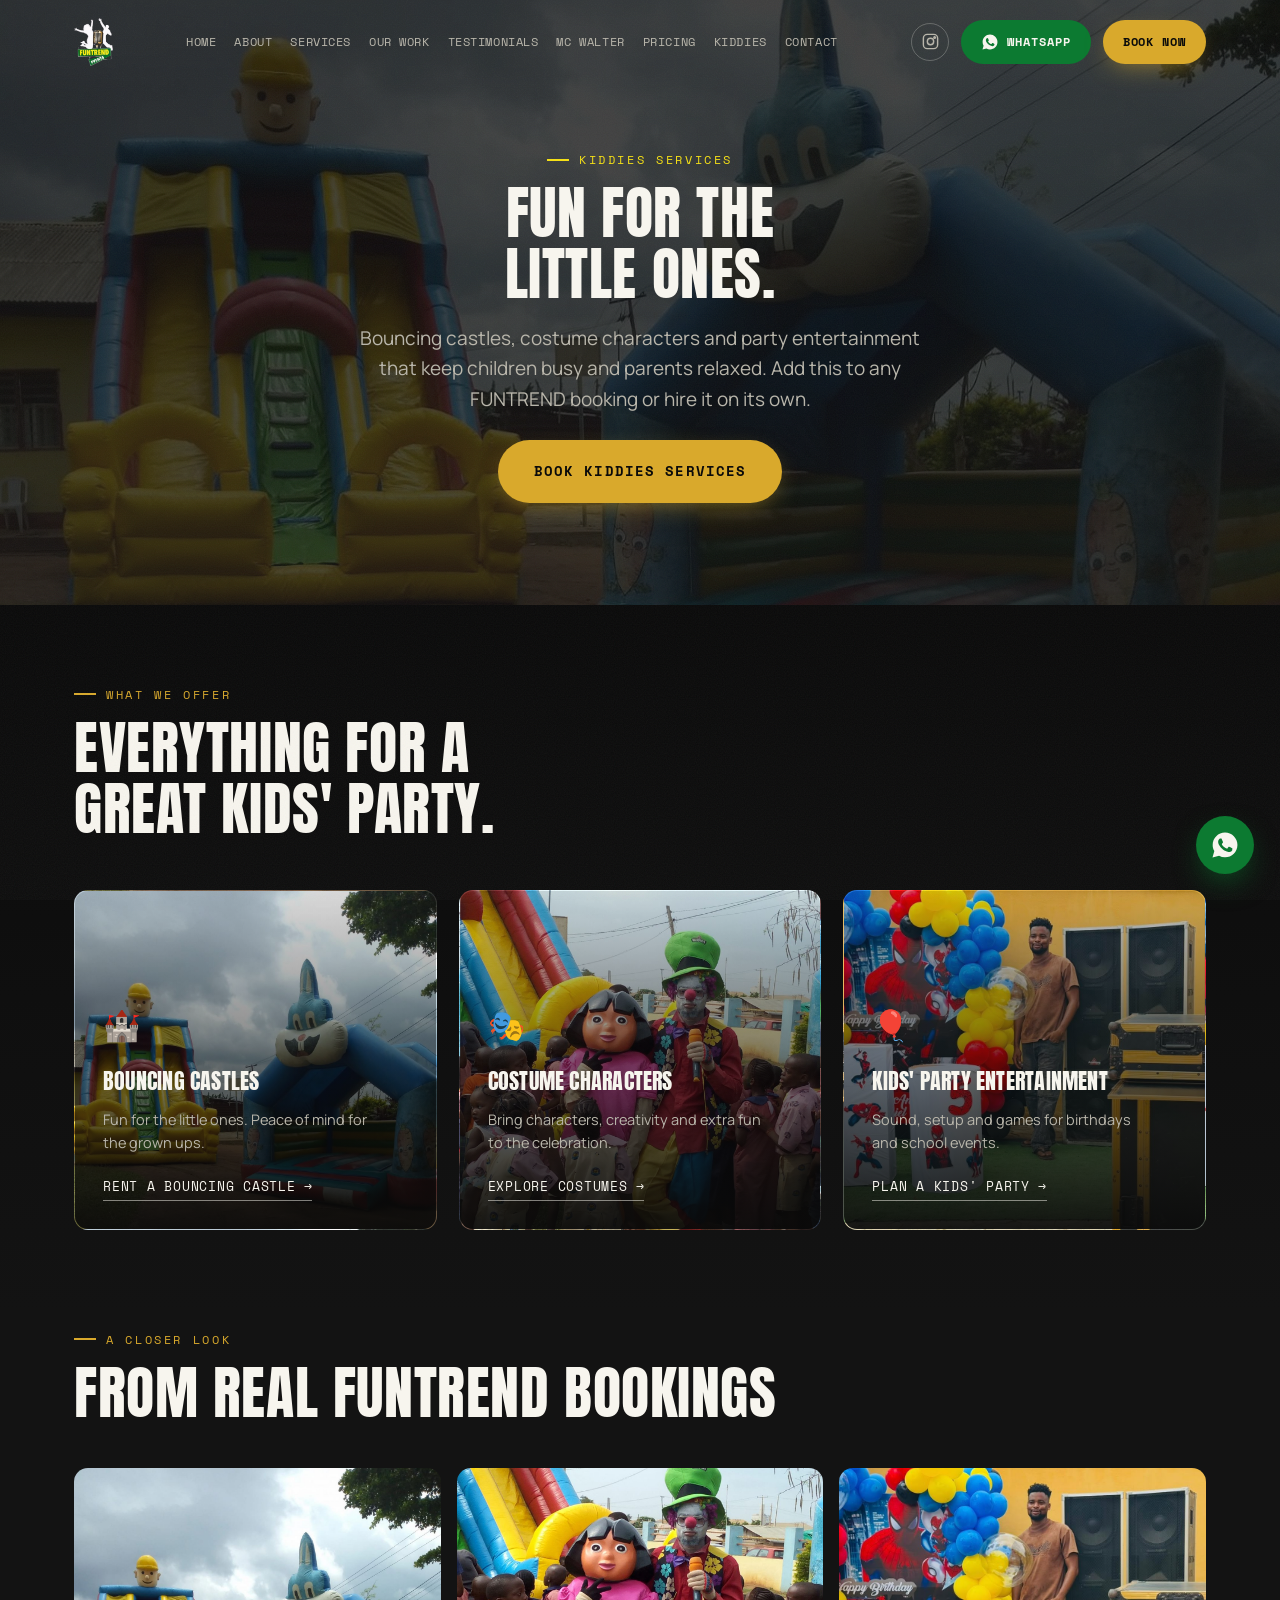
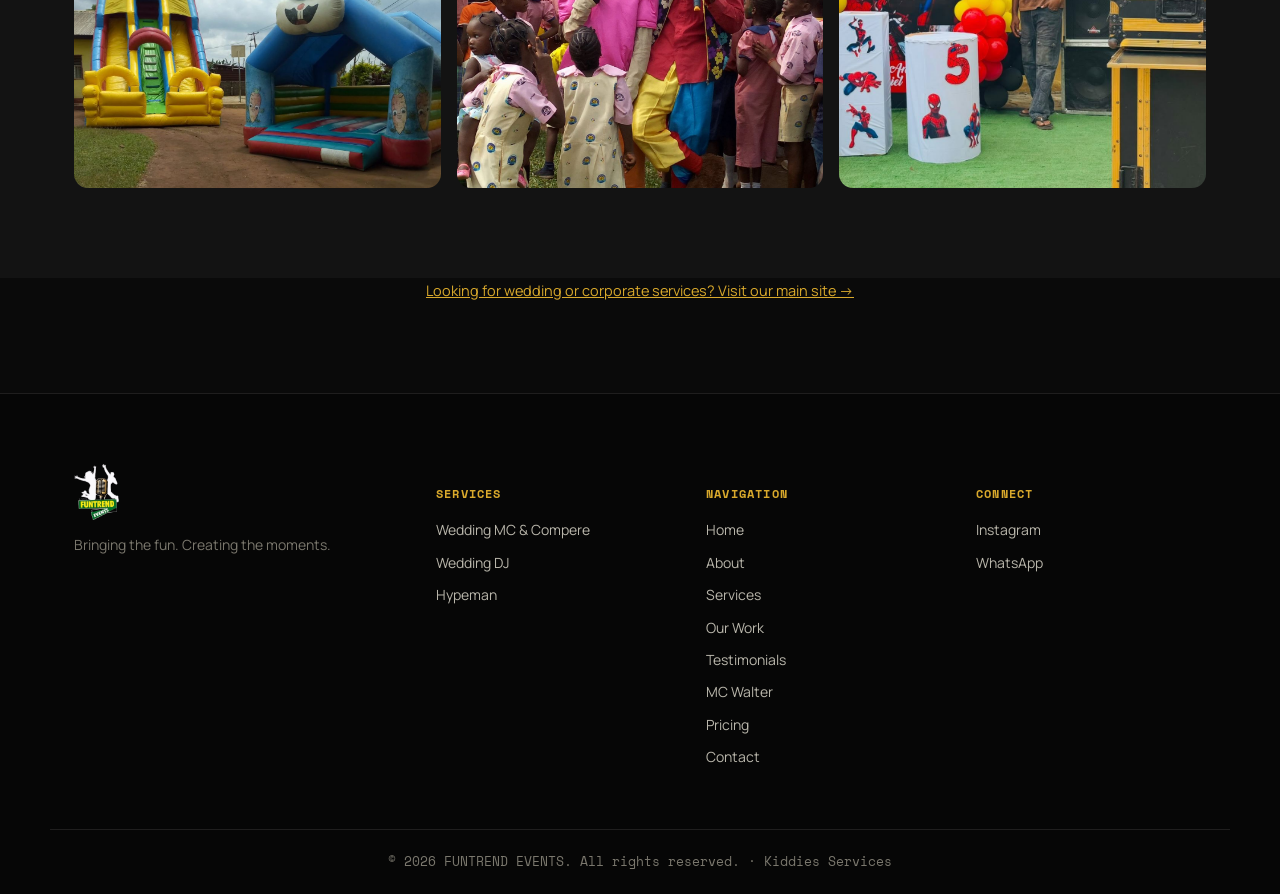
<file: kiddies.html>
<!DOCTYPE html>
<html lang="en">
<head>
<meta charset="UTF-8">
<meta name="viewport" content="width=device-width, initial-scale=1.0, viewport-fit=cover">
<title>Kiddies Services | FUNTREND EVENTS Bouncing Castles &amp; Costume Characters</title>
<meta name="description" content="FUNTREND EVENTS kiddies services in Lagos, Nigeria. Bouncing castle rentals, costume and mascot characters, and party entertainment for children's birthdays and school events.">
<meta property="og:title" content="FUNTREND EVENTS Kiddies Services">
<meta property="og:description" content="Bouncing castles, costume characters and party entertainment for children's celebrations.">
<meta property="og:type" content="website">
<meta property="og:image" content="assets/images/castles.jpg">
<meta name="twitter:card" content="summary_large_image">
<link rel="icon" href="assets/images/logo.png">
<link rel="preconnect" href="https://fonts.googleapis.com">
<link rel="preconnect" href="https://fonts.gstatic.com" crossorigin>
<link href="https://fonts.googleapis.com/css2?family=Anton&family=Manrope:wght@400;500;600;700;800&family=Space+Mono:wght@400;700&display=swap" rel="stylesheet">
<link rel="stylesheet" href="assets/css/site.css">
<style>
/* ===== kiddies-page-only styles ===== */
.kiddies-hero{
  position:relative; padding:150px 0 80px; text-align:center; overflow:hidden;
  background:linear-gradient(180deg, #0a0a0a 0%, #131313 100%);
}
.kiddies-hero-bg{
  position:absolute; inset:0; background-image:url('assets/images/castles.jpg');
  background-size:cover; background-position:center 55%; opacity:0.22;
}
.kiddies-hero-content{ position:relative; z-index:2; max-width:680px; margin:0 auto; padding:0 24px; }
.kiddies-hero .eyebrow{ justify-content:center; color:var(--gold-bright); }
.kiddies-hero .eyebrow::before{ background:var(--gold-bright); }

.kiddies-services{ padding:80px 0; }
.kiddies-grid{ display:grid; grid-template-columns:repeat(3, 1fr); gap:22px; margin-top:50px; }

.kiddies-gallery{ padding:20px 0 90px; }
.kiddies-gallery-grid{ display:grid; grid-template-columns:repeat(3, 1fr); gap:16px; margin-top:44px; }
.kiddies-gallery-grid img{ width:100%; height:320px; object-fit:cover; border-radius:var(--radius); }

.kiddies-back{ text-align:center; padding:0 0 90px; }
.kiddies-back a{ color:var(--gold); text-decoration:underline; font-size:14.5px; }

@media (max-width:980px){
  .kiddies-grid, .kiddies-gallery-grid{ grid-template-columns:repeat(2, 1fr); }
}
@media (max-width:640px){
  .kiddies-grid, .kiddies-gallery-grid{ grid-template-columns:1fr; padding:0 20px; }
  .kiddies-hero{ padding:120px 0 60px; }
}
</style>
</head>
<body>
<div class="grain"></div>

<!-- ===== NAV ===== -->
<nav class="nav" id="nav">
  <div class="nav-inner">
    <a href="index.html" class="nav-logo">
      <img src="assets/images/logo.png" alt="FUNTREND EVENTS logo">
    </a>
    <div class="nav-links" id="navLinks">
      <a href="index.html">Home</a>
      <a href="index.html#about">About</a>
      <a href="index.html#services">Services</a>
      <a href="index.html#work">Our Work</a>
      <a href="index.html#testimonials">Testimonials</a>
      <a href="index.html#mcwalter">MC Walter</a>
      <a href="pricing.html" class="is-current">Pricing</a>
      <a href="kiddies.html">Kiddies</a>
      <a href="index.html#booking">Contact</a>
    </div>
    <div class="nav-cta">
      <a href="https://www.instagram.com/funtrendevents?igsh=MWdvNW51aXhkNHZ6cQ==" target="_blank" rel="noopener" class="nav-icon" aria-label="FUNTREND EVENTS on Instagram">
        <svg viewBox="0 0 24 24" width="19" height="19" fill="none" stroke="currentColor" stroke-width="1.8"><rect x="3" y="3" width="18" height="18" rx="5"/><circle cx="12" cy="12" r="4"/><circle cx="17.2" cy="6.8" r="1"/></svg>
      </a>
      <a href="https://wa.link/k0zn9k" target="_blank" rel="noopener" class="btn btn-wa-small">
        <svg viewBox="0 0 24 24" width="18" height="18" fill="currentColor"><path d="M12.04 2c-5.46 0-9.9 4.44-9.9 9.9 0 1.75.46 3.45 1.32 4.95L2 22l5.25-1.38a9.9 9.9 0 0 0 4.79 1.22h.01c5.46 0 9.9-4.44 9.9-9.9 0-2.64-1.03-5.12-2.9-6.99A9.82 9.82 0 0 0 12.04 2zm5.8 14.1c-.24.68-1.4 1.32-1.93 1.4-.49.08-1.1.11-1.78-.11-.41-.13-.94-.3-1.61-.6-2.84-1.23-4.7-4.1-4.84-4.29-.14-.19-1.16-1.54-1.16-2.94 0-1.4.73-2.08.99-2.37.26-.29.57-.36.76-.36.19 0 .38 0 .55.01.18.01.42-.07.65.5.24.58.81 2 .88 2.14.07.15.12.32.02.51-.09.19-.14.31-.28.48-.14.17-.29.37-.42.5-.14.14-.28.29-.12.57.16.28.71 1.17 1.52 1.9 1.05.94 1.93 1.23 2.21 1.37.28.14.44.12.6-.07.17-.19.72-.84.91-1.13.19-.29.38-.24.64-.14.26.1 1.66.78 1.94.93.28.14.47.21.53.33.07.12.07.68-.17 1.36z"/></svg>
        <span>WhatsApp</span>
      </a>
      <a href="index.html#booking" class="btn btn-primary btn-small">Book Now</a>
    </div>
    <button class="nav-burger" id="navBurger" aria-label="Open menu">
      <span></span><span></span><span></span>
    </button>
  </div>
</nav>

<div class="mobile-menu" id="mobileMenu">
  <a href="index.html">Home</a>
  <a href="index.html#about">About</a>
  <a href="index.html#services">Services</a>
  <a href="index.html#work">Our Work</a>
  <a href="index.html#testimonials">Testimonials</a>
  <a href="index.html#mcwalter">MC Walter</a>
  <a href="pricing.html">Pricing</a>
  <a href="kiddies.html">Kiddies</a>
  <a href="index.html#booking">Contact</a>
  <div class="mobile-menu-icons">
    <a href="https://www.instagram.com/funtrendevents?igsh=MWdvNW51aXhkNHZ6cQ==" target="_blank" rel="noopener" aria-label="Instagram">
      <svg viewBox="0 0 24 24" width="24" height="24" fill="none" stroke="currentColor" stroke-width="1.8"><rect x="3" y="3" width="18" height="18" rx="5"/><circle cx="12" cy="12" r="4"/><circle cx="17.2" cy="6.8" r="1"/></svg>
    </a>
  </div>
  <a href="https://wa.link/k0zn9k" target="_blank" rel="noopener" class="btn btn-wa-small" style="margin-top:6px;">Chat on WhatsApp</a>
</div>


<section class="kiddies-hero">
  <div class="kiddies-hero-bg"></div>
  <div class="kiddies-hero-content">
    <p class="eyebrow eyebrow--hero">Kiddies Services</p>
    <h1 class="h2" style="color:var(--white);">FUN FOR THE<br>LITTLE ONES.</h1>
    <p class="hero-sub" style="margin:0 auto;">Bouncing castles, costume characters and party entertainment that keep children busy and parents relaxed. Add this to any FUNTREND booking or hire it on its own.</p>
    <div class="hero-ctas" style="margin-top:26px;">
      <a href="https://wa.link/k0zn9k" target="_blank" rel="noopener" class="btn btn-primary btn-large">Book Kiddies Services</a>
    </div>
  </div>
</section>

<section class="section section--services kiddies-services" id="kiddies-services">
  <div class="container">
    <p class="eyebrow">What We Offer</p>
    <h2 class="h2">EVERYTHING FOR A<br>GREAT KIDS' PARTY.</h2>
  </div>

  <div class="kiddies-grid container">
    <div class="service-card" style="background-image:url('assets/images/castles.jpg'); background-position:center 45%;">
      <div class="service-card-shade"></div>
      <div class="service-card-body">
        <span class="service-icon">🏰</span>
        <h3>Bouncing Castles</h3>
        <p>Fun for the little ones. Peace of mind for the grown ups.</p>
        <a href="https://wa.link/k0zn9k" target="_blank" rel="noopener" class="link-arrow link-arrow--light">Rent a Bouncing Castle</a>
      </div>
    </div>

    <div class="service-card" style="background-image:url('assets/images/costume.jpg'); background-position:center 20%;">
      <div class="service-card-shade"></div>
      <div class="service-card-body">
        <span class="service-icon">🎭</span>
        <h3>Costume Characters</h3>
        <p>Bring characters, creativity and extra fun to the celebration.</p>
        <a href="https://wa.link/k0zn9k" target="_blank" rel="noopener" class="link-arrow link-arrow--light">Explore Costumes</a>
      </div>
    </div>

    <div class="service-card" style="background-image:url('assets/images/crew_birthday.jpg')">
      <div class="service-card-shade"></div>
      <div class="service-card-body">
        <span class="service-icon">🎈</span>
        <h3>Kids' Party Entertainment</h3>
        <p>Sound, setup and games for birthdays and school events.</p>
        <a href="https://wa.link/k0zn9k" target="_blank" rel="noopener" class="link-arrow link-arrow--light">Plan A Kids' Party</a>
      </div>
    </div>
  </div>
</section>

<section class="section section--dark kiddies-gallery" id="kiddies-gallery">
  <div class="container">
    <p class="eyebrow">A Closer Look</p>
    <h2 class="h2">FROM REAL FUNTREND BOOKINGS</h2>
  </div>
  <div class="kiddies-gallery-grid container">
    <img src="assets/images/castles.jpg" alt="Bouncing castles set up for a kids event">
    <img src="assets/images/costume.jpg" alt="FUNTREND costume character with children">
    <img src="assets/images/crew_birthday.jpg" alt="FUNTREND set up for a children's birthday party">
  </div>
</section>

<section class="kiddies-back">
  <a href="index.html">Looking for wedding or corporate services? Visit our main site &rarr;</a>
</section>

<!-- ===== FOOTER ===== -->
<footer class="footer">
  <div class="footer-top container">
    <div class="footer-brand">
      <img src="assets/images/logo.png" alt="FUNTREND EVENTS">
      <p>Bringing the fun. Creating the moments.</p>
    </div>
    <div class="footer-col">
      <h5>Services</h5>
      <a href="index.html#services">Wedding MC &amp; Compere</a>
      <a href="index.html#services">Wedding DJ</a>
      <a href="index.html#services">Hypeman</a>
    </div>
    <div class="footer-col">
      <h5>Navigation</h5>
      <a href="index.html">Home</a>
      <a href="index.html#about">About</a>
      <a href="index.html#services">Services</a>
      <a href="index.html#work">Our Work</a>
      <a href="index.html#testimonials">Testimonials</a>
      <a href="index.html#mcwalter">MC Walter</a>
      <a href="pricing.html">Pricing</a>
      <a href="index.html#booking">Contact</a>
    </div>
    <div class="footer-col">
      <h5>Connect</h5>
      <a href="https://www.instagram.com/funtrendevents?igsh=MWdvNW51aXhkNHZ6cQ==" target="_blank" rel="noopener">Instagram</a>
      <a href="https://wa.link/k0zn9k" target="_blank" rel="noopener">WhatsApp</a>
    </div>
  </div>
  <div class="footer-bottom container">
    <p>&copy; <span id="year"></span> FUNTREND EVENTS. All rights reserved. &middot; <a href="kiddies.html">Kiddies Services</a></p>
  </div>
</footer>

<a href="https://wa.link/k0zn9k" target="_blank" rel="noopener" class="wa-float" aria-label="Chat with FUNTREND EVENTS on WhatsApp">
  <svg viewBox="0 0 24 24" width="30" height="30" fill="currentColor"><path d="M12.04 2c-5.46 0-9.9 4.44-9.9 9.9 0 1.75.46 3.45 1.32 4.95L2 22l5.25-1.38a9.9 9.9 0 0 0 4.79 1.22h.01c5.46 0 9.9-4.44 9.9-9.9 0-2.64-1.03-5.12-2.9-6.99A9.82 9.82 0 0 0 12.04 2zm5.8 14.1c-.24.68-1.4 1.32-1.93 1.4-.49.08-1.1.11-1.78-.11-.41-.13-.94-.3-1.61-.6-2.84-1.23-4.7-4.1-4.84-4.29-.14-.19-1.16-1.54-1.16-2.94 0-1.4.73-2.08.99-2.37.26-.29.57-.36.76-.36.19 0 .38 0 .55.01.18.01.42-.07.65.5.24.58.81 2 .88 2.14.07.15.12.32.02.51-.09.19-.14.31-.28.48-.14.17-.29.37-.42.5-.14.14-.28.29-.12.57.16.28.71 1.17 1.52 1.9 1.05.94 1.93 1.23 2.21 1.37.28.14.44.12.6-.07.17-.19.72-.84.91-1.13.19-.29.38-.24.64-.14.26.1 1.66.78 1.94.93.28.14.47.21.53.33.07.12.07.68-.17 1.36z"/></svg>
</a>

<div class="sticky-book" id="stickyBook">
  <a href="https://wa.link/k0zn9k" target="_blank" rel="noopener" class="sticky-book-wa" aria-label="WhatsApp">
    <svg viewBox="0 0 24 24" width="22" height="22" fill="currentColor"><path d="M12.04 2c-5.46 0-9.9 4.44-9.9 9.9 0 1.75.46 3.45 1.32 4.95L2 22l5.25-1.38a9.9 9.9 0 0 0 4.79 1.22h.01c5.46 0 9.9-4.44 9.9-9.9 0-2.64-1.03-5.12-2.9-6.99A9.82 9.82 0 0 0 12.04 2zm5.8 14.1c-.24.68-1.4 1.32-1.93 1.4-.49.08-1.1.11-1.78-.11-.41-.13-.94-.3-1.61-.6-2.84-1.23-4.7-4.1-4.84-4.29-.14-.19-1.16-1.54-1.16-2.94 0-1.4.73-2.08.99-2.37.26-.29.57-.36.76-.36.19 0 .38 0 .55.01.18.01.42-.07.65.5.24.58.81 2 .88 2.14.07.15.12.32.02.51-.09.19-.14.31-.28.48-.14.17-.29.37-.42.5-.14.14-.28.29-.12.57.16.28.71 1.17 1.52 1.9 1.05.94 1.93 1.23 2.21 1.37.28.14.44.12.6-.07.17-.19.72-.84.91-1.13.19-.29.38-.24.64-.14.26.1 1.66.78 1.94.93.28.14.47.21.53.33.07.12.07.68-.17 1.36z"/></svg>
  </a>
  <a href="index.html#booking" class="sticky-book-btn">Book Now</a>
</div>


<script src="assets/js/site.js"></script>
</body>
</html>
</file>
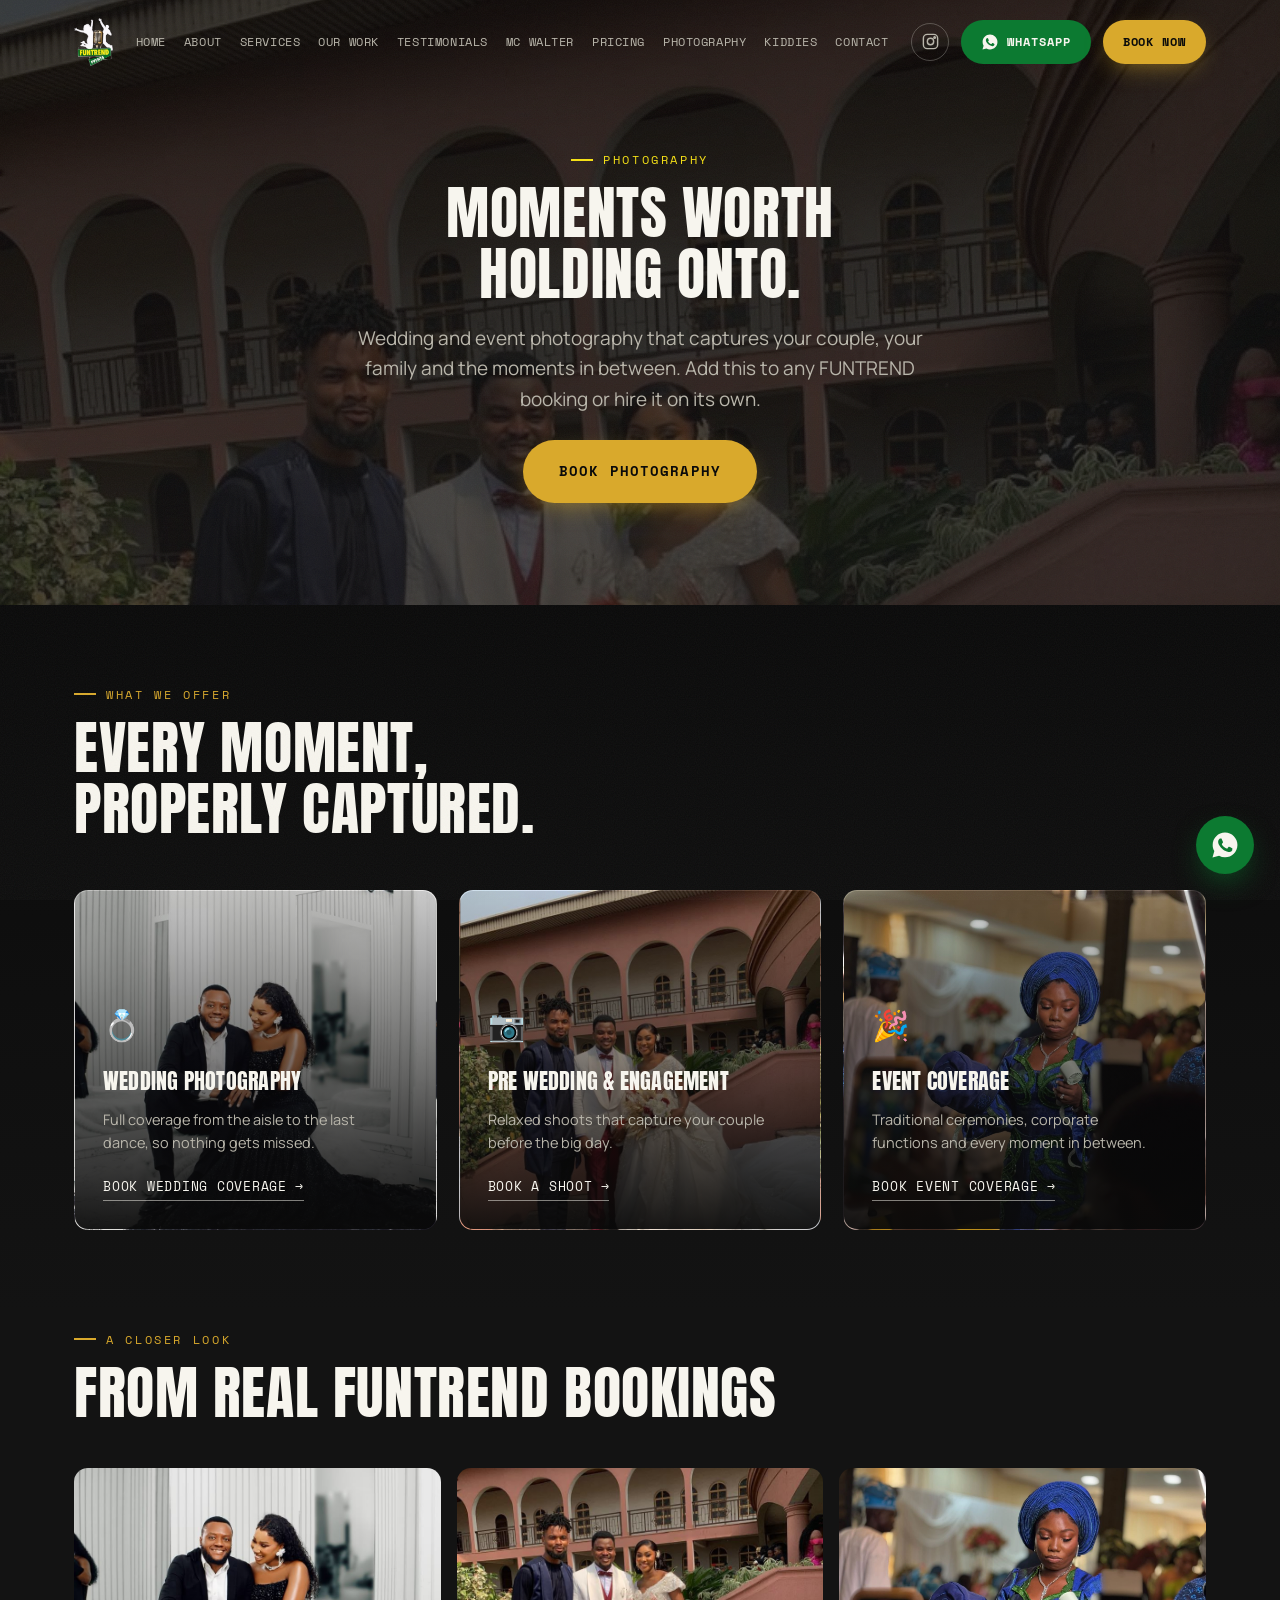
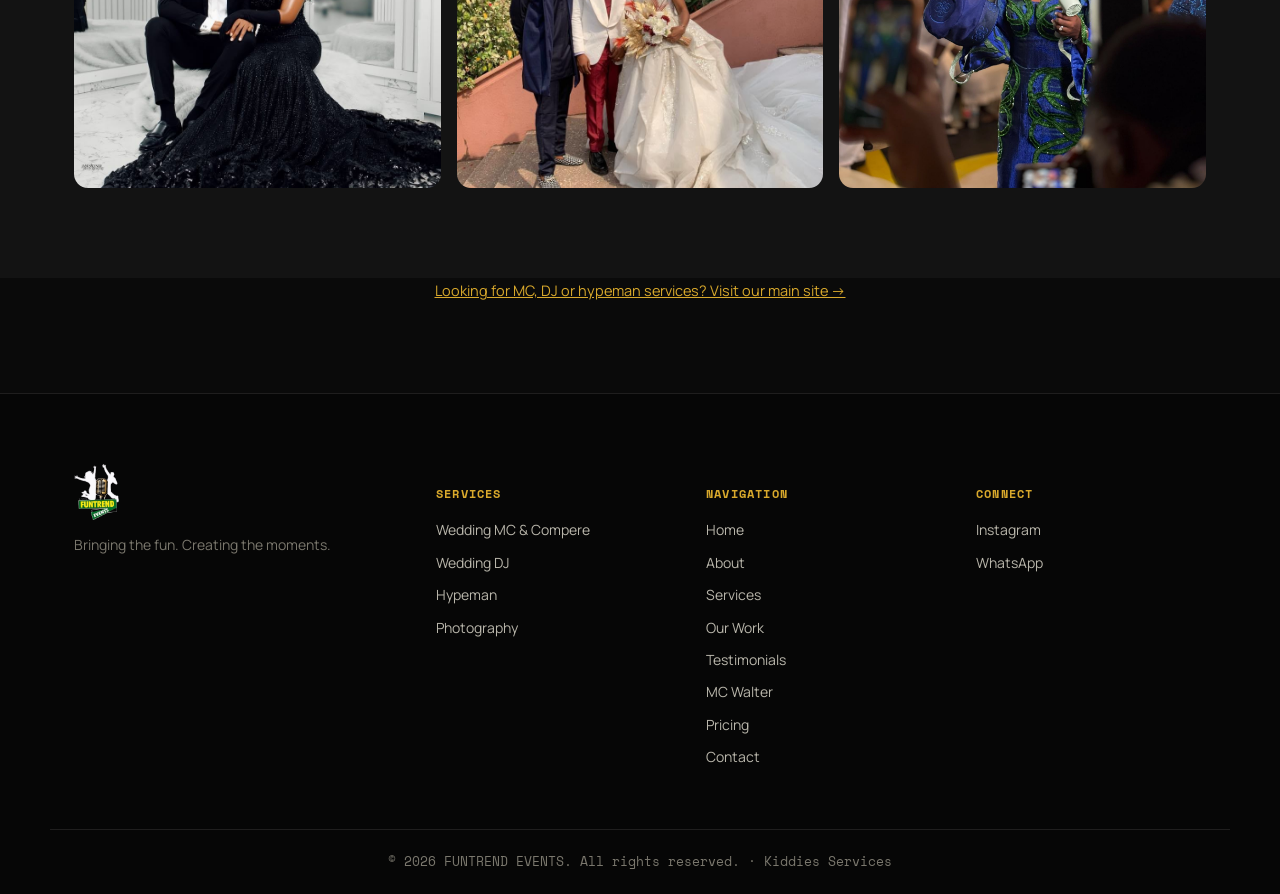
<file: photography.html>
<!DOCTYPE html>
<html lang="en">
<head>
<meta charset="UTF-8">
<meta name="viewport" content="width=device-width, initial-scale=1.0, viewport-fit=cover">
<title>Photography | FUNTREND EVENTS Wedding &amp; Event Photography</title>
<meta name="description" content="FUNTREND EVENTS photography in Lagos, Nigeria. Wedding photography, pre wedding and engagement shoots, and event coverage for traditional and corporate celebrations.">
<meta property="og:title" content="FUNTREND EVENTS Photography">
<meta property="og:description" content="Wedding and event photography that captures your couple, your family and the moments in between.">
<meta property="og:type" content="website">
<meta property="og:image" content="assets/images/wedding_group.jpg">
<meta name="twitter:card" content="summary_large_image">
<link rel="icon" href="assets/images/logo.png">
<link rel="preconnect" href="https://fonts.googleapis.com">
<link rel="preconnect" href="https://fonts.gstatic.com" crossorigin>
<link href="https://fonts.googleapis.com/css2?family=Anton&family=Manrope:wght@400;500;600;700;800&family=Space+Mono:wght@400;700&display=swap" rel="stylesheet">
<link rel="stylesheet" href="assets/css/site.css">
<style>
/* ===== photography-page-only styles ===== */
.photo-hero{
  position:relative; padding:150px 0 80px; text-align:center; overflow:hidden;
  background:linear-gradient(180deg, #0a0a0a 0%, #131313 100%);
}
.photo-hero-bg{
  position:absolute; inset:0; background-image:url('assets/images/wedding_group.jpg');
  background-size:cover; background-position:center 15%; opacity:0.22;
}
.photo-hero-content{ position:relative; z-index:2; max-width:680px; margin:0 auto; padding:0 24px; }
.photo-hero .eyebrow{ justify-content:center; color:var(--gold-bright); }
.photo-hero .eyebrow::before{ background:var(--gold-bright); }

.photo-services{ padding:80px 0; }
.photo-grid{ display:grid; grid-template-columns:repeat(3, 1fr); gap:22px; margin-top:50px; }

.photo-gallery{ padding:20px 0 90px; }
.photo-gallery-grid{ display:grid; grid-template-columns:repeat(3, 1fr); gap:16px; margin-top:44px; }
.photo-gallery-grid img{ width:100%; height:320px; object-fit:cover; border-radius:var(--radius); }

.photo-back{ text-align:center; padding:0 0 90px; }
.photo-back a{ color:var(--gold); text-decoration:underline; font-size:14.5px; }

@media (max-width:980px){
  .photo-grid, .photo-gallery-grid{ grid-template-columns:repeat(2, 1fr); }
}
@media (max-width:640px){
  .photo-grid, .photo-gallery-grid{ grid-template-columns:1fr; padding:0 20px; }
  .photo-hero{ padding:120px 0 60px; }
}
</style>
</head>
<body>
<div class="grain"></div>

<!-- ===== NAV ===== -->
<nav class="nav" id="nav">
  <div class="nav-inner">
    <a href="index.html" class="nav-logo">
      <img src="assets/images/logo.png" alt="FUNTREND EVENTS logo">
    </a>
    <div class="nav-links" id="navLinks">
      <a href="index.html">Home</a>
      <a href="index.html#about">About</a>
      <a href="index.html#services">Services</a>
      <a href="index.html#work">Our Work</a>
      <a href="index.html#testimonials">Testimonials</a>
      <a href="index.html#mcwalter">MC Walter</a>
      <a href="pricing.html">Pricing</a>
      <a href="photography.html" class="is-current">Photography</a>
      <a href="kiddies.html">Kiddies</a>
      <a href="index.html#booking">Contact</a>
    </div>
    <div class="nav-cta">
      <a href="https://www.instagram.com/funtrendevents?igsh=MWdvNW51aXhkNHZ6cQ==" target="_blank" rel="noopener" class="nav-icon" aria-label="FUNTREND EVENTS on Instagram">
        <svg viewBox="0 0 24 24" width="19" height="19" fill="none" stroke="currentColor" stroke-width="1.8"><rect x="3" y="3" width="18" height="18" rx="5"/><circle cx="12" cy="12" r="4"/><circle cx="17.2" cy="6.8" r="1"/></svg>
      </a>
      <a href="https://wa.link/k0zn9k" target="_blank" rel="noopener" class="btn btn-wa-small">
        <svg viewBox="0 0 24 24" width="18" height="18" fill="currentColor"><path d="M12.04 2c-5.46 0-9.9 4.44-9.9 9.9 0 1.75.46 3.45 1.32 4.95L2 22l5.25-1.38a9.9 9.9 0 0 0 4.79 1.22h.01c5.46 0 9.9-4.44 9.9-9.9 0-2.64-1.03-5.12-2.9-6.99A9.82 9.82 0 0 0 12.04 2zm5.8 14.1c-.24.68-1.4 1.32-1.93 1.4-.49.08-1.1.11-1.78-.11-.41-.13-.94-.3-1.61-.6-2.84-1.23-4.7-4.1-4.84-4.29-.14-.19-1.16-1.54-1.16-2.94 0-1.4.73-2.08.99-2.37.26-.29.57-.36.76-.36.19 0 .38 0 .55.01.18.01.42-.07.65.5.24.58.81 2 .88 2.14.07.15.12.32.02.51-.09.19-.14.31-.28.48-.14.17-.29.37-.42.5-.14.14-.28.29-.12.57.16.28.71 1.17 1.52 1.9 1.05.94 1.93 1.23 2.21 1.37.28.14.44.12.6-.07.17-.19.72-.84.91-1.13.19-.29.38-.24.64-.14.26.1 1.66.78 1.94.93.28.14.47.21.53.33.07.12.07.68-.17 1.36z"/></svg>
        <span>WhatsApp</span>
      </a>
      <a href="index.html#booking" class="btn btn-primary btn-small">Book Now</a>
    </div>
    <button class="nav-burger" id="navBurger" aria-label="Open menu">
      <span></span><span></span><span></span>
    </button>
  </div>
</nav>

<div class="mobile-menu" id="mobileMenu">
  <a href="index.html">Home</a>
  <a href="index.html#about">About</a>
  <a href="index.html#services">Services</a>
  <a href="index.html#work">Our Work</a>
  <a href="index.html#testimonials">Testimonials</a>
  <a href="index.html#mcwalter">MC Walter</a>
  <a href="pricing.html">Pricing</a>
  <a href="photography.html">Photography</a>
  <a href="kiddies.html">Kiddies</a>
  <a href="index.html#booking">Contact</a>
  <div class="mobile-menu-icons">
    <a href="https://www.instagram.com/funtrendevents?igsh=MWdvNW51aXhkNHZ6cQ==" target="_blank" rel="noopener" aria-label="Instagram">
      <svg viewBox="0 0 24 24" width="24" height="24" fill="none" stroke="currentColor" stroke-width="1.8"><rect x="3" y="3" width="18" height="18" rx="5"/><circle cx="12" cy="12" r="4"/><circle cx="17.2" cy="6.8" r="1"/></svg>
    </a>
  </div>
  <a href="https://wa.link/k0zn9k" target="_blank" rel="noopener" class="btn btn-wa-small" style="margin-top:6px;">Chat on WhatsApp</a>
</div>


<section class="photo-hero">
  <div class="photo-hero-bg"></div>
  <div class="photo-hero-content">
    <p class="eyebrow eyebrow--hero">Photography</p>
    <h1 class="h2" style="color:var(--white);">MOMENTS WORTH<br>HOLDING ONTO.</h1>
    <p class="hero-sub" style="margin:0 auto;">Wedding and event photography that captures your couple, your family and the moments in between. Add this to any FUNTREND booking or hire it on its own.</p>
    <div class="hero-ctas" style="margin-top:26px;">
      <a href="https://wa.link/k0zn9k" target="_blank" rel="noopener" class="btn btn-primary btn-large">Book Photography</a>
    </div>
  </div>
</section>

<section class="section section--services photo-services" id="photo-services">
  <div class="container">
    <p class="eyebrow">What We Offer</p>
    <h2 class="h2">EVERY MOMENT,<br>PROPERLY CAPTURED.</h2>
  </div>

  <div class="photo-grid container">
    <div class="service-card" style="background-image:url('assets/images/couple.jpg'); background-position:center 20%;">
      <div class="service-card-shade"></div>
      <div class="service-card-body">
        <span class="service-icon">💍</span>
        <h3>Wedding Photography</h3>
        <p>Full coverage from the aisle to the last dance, so nothing gets missed.</p>
        <a href="https://wa.link/k0zn9k" target="_blank" rel="noopener" class="link-arrow link-arrow--light">Book Wedding Coverage</a>
      </div>
    </div>

    <div class="service-card" style="background-image:url('assets/images/wedding_group.jpg'); background-position:center 15%;">
      <div class="service-card-shade"></div>
      <div class="service-card-body">
        <span class="service-icon">📷</span>
        <h3>Pre Wedding &amp; Engagement</h3>
        <p>Relaxed shoots that capture your couple before the big day.</p>
        <a href="https://wa.link/k0zn9k" target="_blank" rel="noopener" class="link-arrow link-arrow--light">Book A Shoot</a>
      </div>
    </div>

    <div class="service-card" style="background-image:url('assets/images/guest_moment.jpg'); background-position:center 25%;">
      <div class="service-card-shade"></div>
      <div class="service-card-body">
        <span class="service-icon">🎉</span>
        <h3>Event Coverage</h3>
        <p>Traditional ceremonies, corporate functions and every moment in between.</p>
        <a href="https://wa.link/k0zn9k" target="_blank" rel="noopener" class="link-arrow link-arrow--light">Book Event Coverage</a>
      </div>
    </div>
  </div>
</section>

<section class="section section--dark photo-gallery" id="photo-gallery">
  <div class="container">
    <p class="eyebrow">A Closer Look</p>
    <h2 class="h2">FROM REAL FUNTREND BOOKINGS</h2>
  </div>
  <div class="photo-gallery-grid container">
    <img src="assets/images/couple.jpg" alt="Couple portrait at a wedding reception">
    <img src="assets/images/wedding_group.jpg" alt="MC Walter with a bride and groom after their ceremony">
    <img src="assets/images/guest_moment.jpg" alt="Guest celebrating at a traditional event">
  </div>
</section>

<section class="photo-back">
  <a href="index.html">Looking for MC, DJ or hypeman services? Visit our main site &rarr;</a>
</section>

<!-- ===== FOOTER ===== -->
<footer class="footer">
  <div class="footer-top container">
    <div class="footer-brand">
      <img src="assets/images/logo.png" alt="FUNTREND EVENTS">
      <p>Bringing the fun. Creating the moments.</p>
    </div>
    <div class="footer-col">
      <h5>Services</h5>
      <a href="index.html#services">Wedding MC &amp; Compere</a>
      <a href="index.html#services">Wedding DJ</a>
      <a href="index.html#services">Hypeman</a>
      <a href="photography.html">Photography</a>
    </div>
    <div class="footer-col">
      <h5>Navigation</h5>
      <a href="index.html">Home</a>
      <a href="index.html#about">About</a>
      <a href="index.html#services">Services</a>
      <a href="index.html#work">Our Work</a>
      <a href="index.html#testimonials">Testimonials</a>
      <a href="index.html#mcwalter">MC Walter</a>
      <a href="pricing.html">Pricing</a>
      <a href="index.html#booking">Contact</a>
    </div>
    <div class="footer-col">
      <h5>Connect</h5>
      <a href="https://www.instagram.com/funtrendevents?igsh=MWdvNW51aXhkNHZ6cQ==" target="_blank" rel="noopener">Instagram</a>
      <a href="https://wa.link/k0zn9k" target="_blank" rel="noopener">WhatsApp</a>
    </div>
  </div>
  <div class="footer-bottom container">
    <p>&copy; <span id="year"></span> FUNTREND EVENTS. All rights reserved. &middot; <a href="kiddies.html">Kiddies Services</a></p>
  </div>
</footer>

<a href="https://wa.link/k0zn9k" target="_blank" rel="noopener" class="wa-float" aria-label="Chat with FUNTREND EVENTS on WhatsApp">
  <svg viewBox="0 0 24 24" width="30" height="30" fill="currentColor"><path d="M12.04 2c-5.46 0-9.9 4.44-9.9 9.9 0 1.75.46 3.45 1.32 4.95L2 22l5.25-1.38a9.9 9.9 0 0 0 4.79 1.22h.01c5.46 0 9.9-4.44 9.9-9.9 0-2.64-1.03-5.12-2.9-6.99A9.82 9.82 0 0 0 12.04 2zm5.8 14.1c-.24.68-1.4 1.32-1.93 1.4-.49.08-1.1.11-1.78-.11-.41-.13-.94-.3-1.61-.6-2.84-1.23-4.7-4.1-4.84-4.29-.14-.19-1.16-1.54-1.16-2.94 0-1.4.73-2.08.99-2.37.26-.29.57-.36.76-.36.19 0 .38 0 .55.01.18.01.42-.07.65.5.24.58.81 2 .88 2.14.07.15.12.32.02.51-.09.19-.14.31-.28.48-.14.17-.29.37-.42.5-.14.14-.28.29-.12.57.16.28.71 1.17 1.52 1.9 1.05.94 1.93 1.23 2.21 1.37.28.14.44.12.6-.07.17-.19.72-.84.91-1.13.19-.29.38-.24.64-.14.26.1 1.66.78 1.94.93.28.14.47.21.53.33.07.12.07.68-.17 1.36z"/></svg>
</a>

<div class="sticky-book" id="stickyBook">
  <a href="https://wa.link/k0zn9k" target="_blank" rel="noopener" class="sticky-book-wa" aria-label="WhatsApp">
    <svg viewBox="0 0 24 24" width="22" height="22" fill="currentColor"><path d="M12.04 2c-5.46 0-9.9 4.44-9.9 9.9 0 1.75.46 3.45 1.32 4.95L2 22l5.25-1.38a9.9 9.9 0 0 0 4.79 1.22h.01c5.46 0 9.9-4.44 9.9-9.9 0-2.64-1.03-5.12-2.9-6.99A9.82 9.82 0 0 0 12.04 2zm5.8 14.1c-.24.68-1.4 1.32-1.93 1.4-.49.08-1.1.11-1.78-.11-.41-.13-.94-.3-1.61-.6-2.84-1.23-4.7-4.1-4.84-4.29-.14-.19-1.16-1.54-1.16-2.94 0-1.4.73-2.08.99-2.37.26-.29.57-.36.76-.36.19 0 .38 0 .55.01.18.01.42-.07.65.5.24.58.81 2 .88 2.14.07.15.12.32.02.51-.09.19-.14.31-.28.48-.14.17-.29.37-.42.5-.14.14-.28.29-.12.57.16.28.71 1.17 1.52 1.9 1.05.94 1.93 1.23 2.21 1.37.28.14.44.12.6-.07.17-.19.72-.84.91-1.13.19-.29.38-.24.64-.14.26.1 1.66.78 1.94.93.28.14.47.21.53.33.07.12.07.68-.17 1.36z"/></svg>
  </a>
  <a href="index.html#booking" class="sticky-book-btn">Book Now</a>
</div>


<script src="assets/js/site.js"></script>
</body>
</html>
</file>
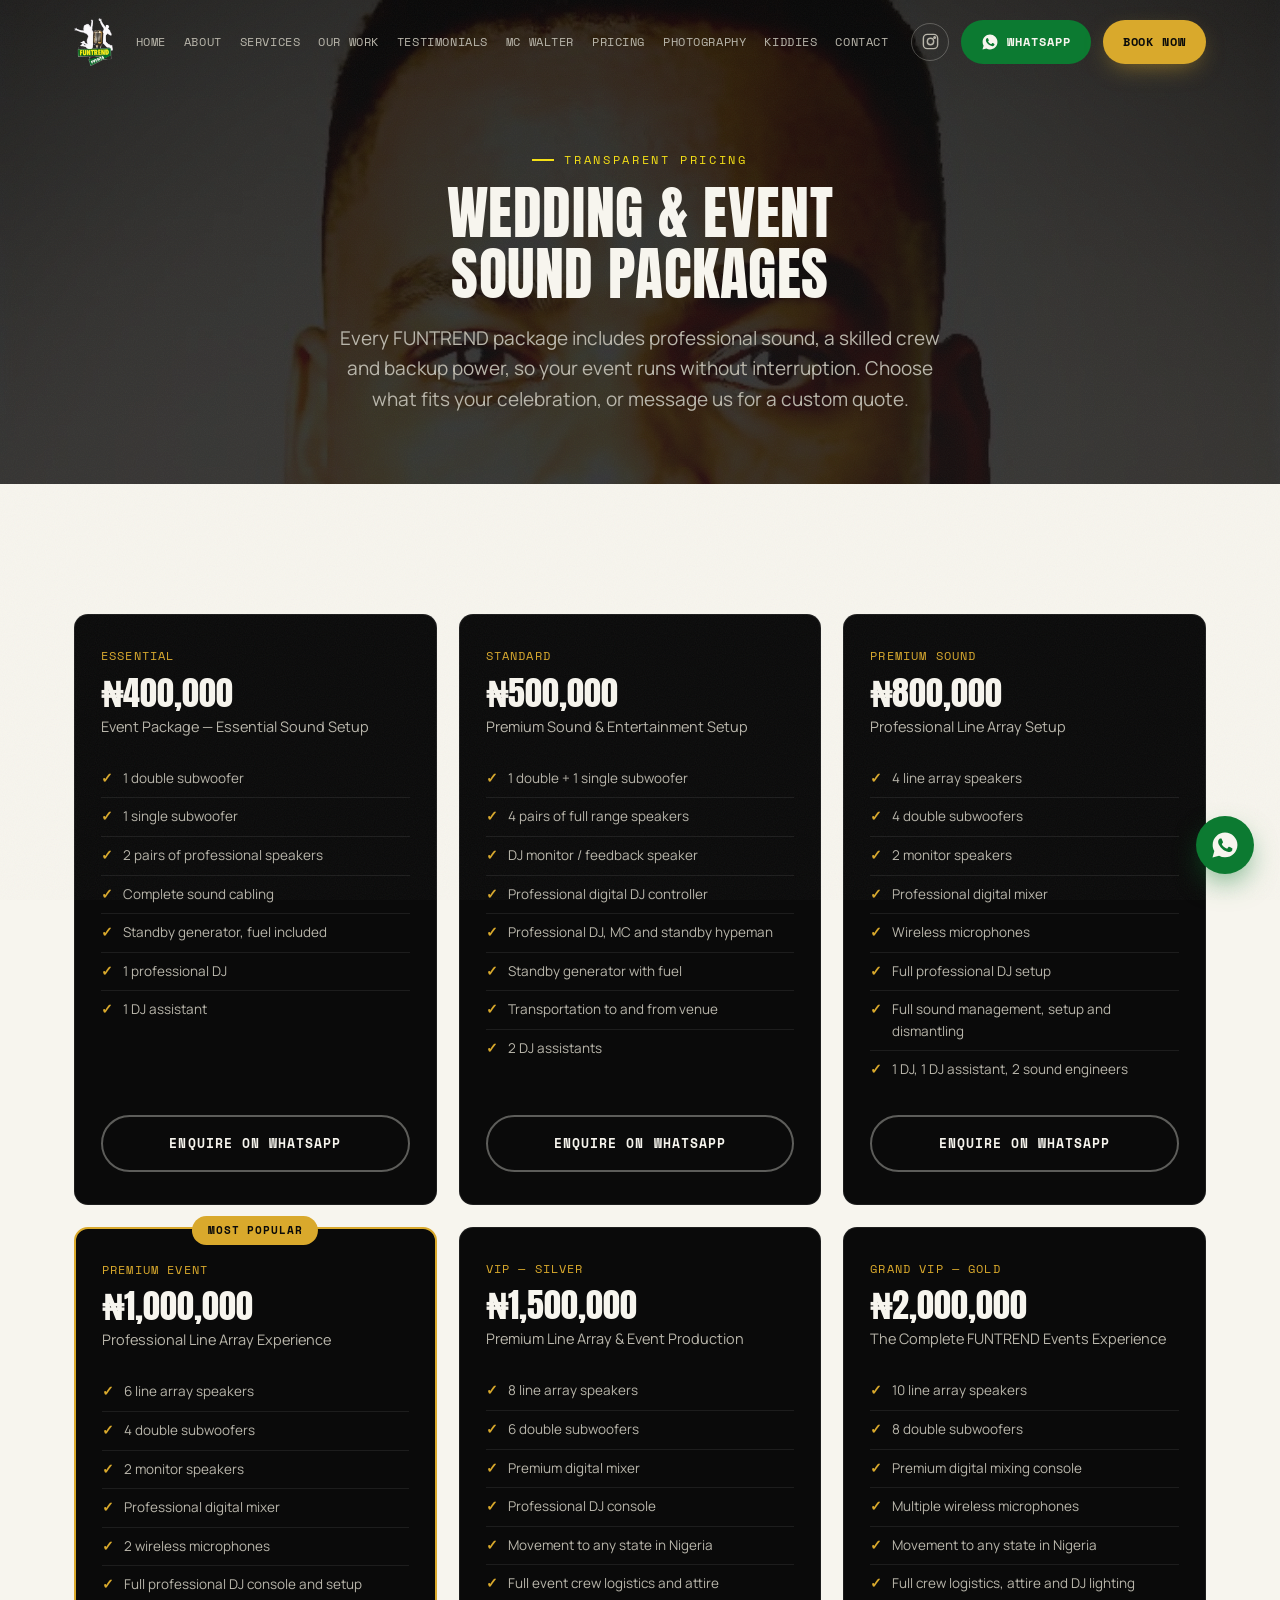
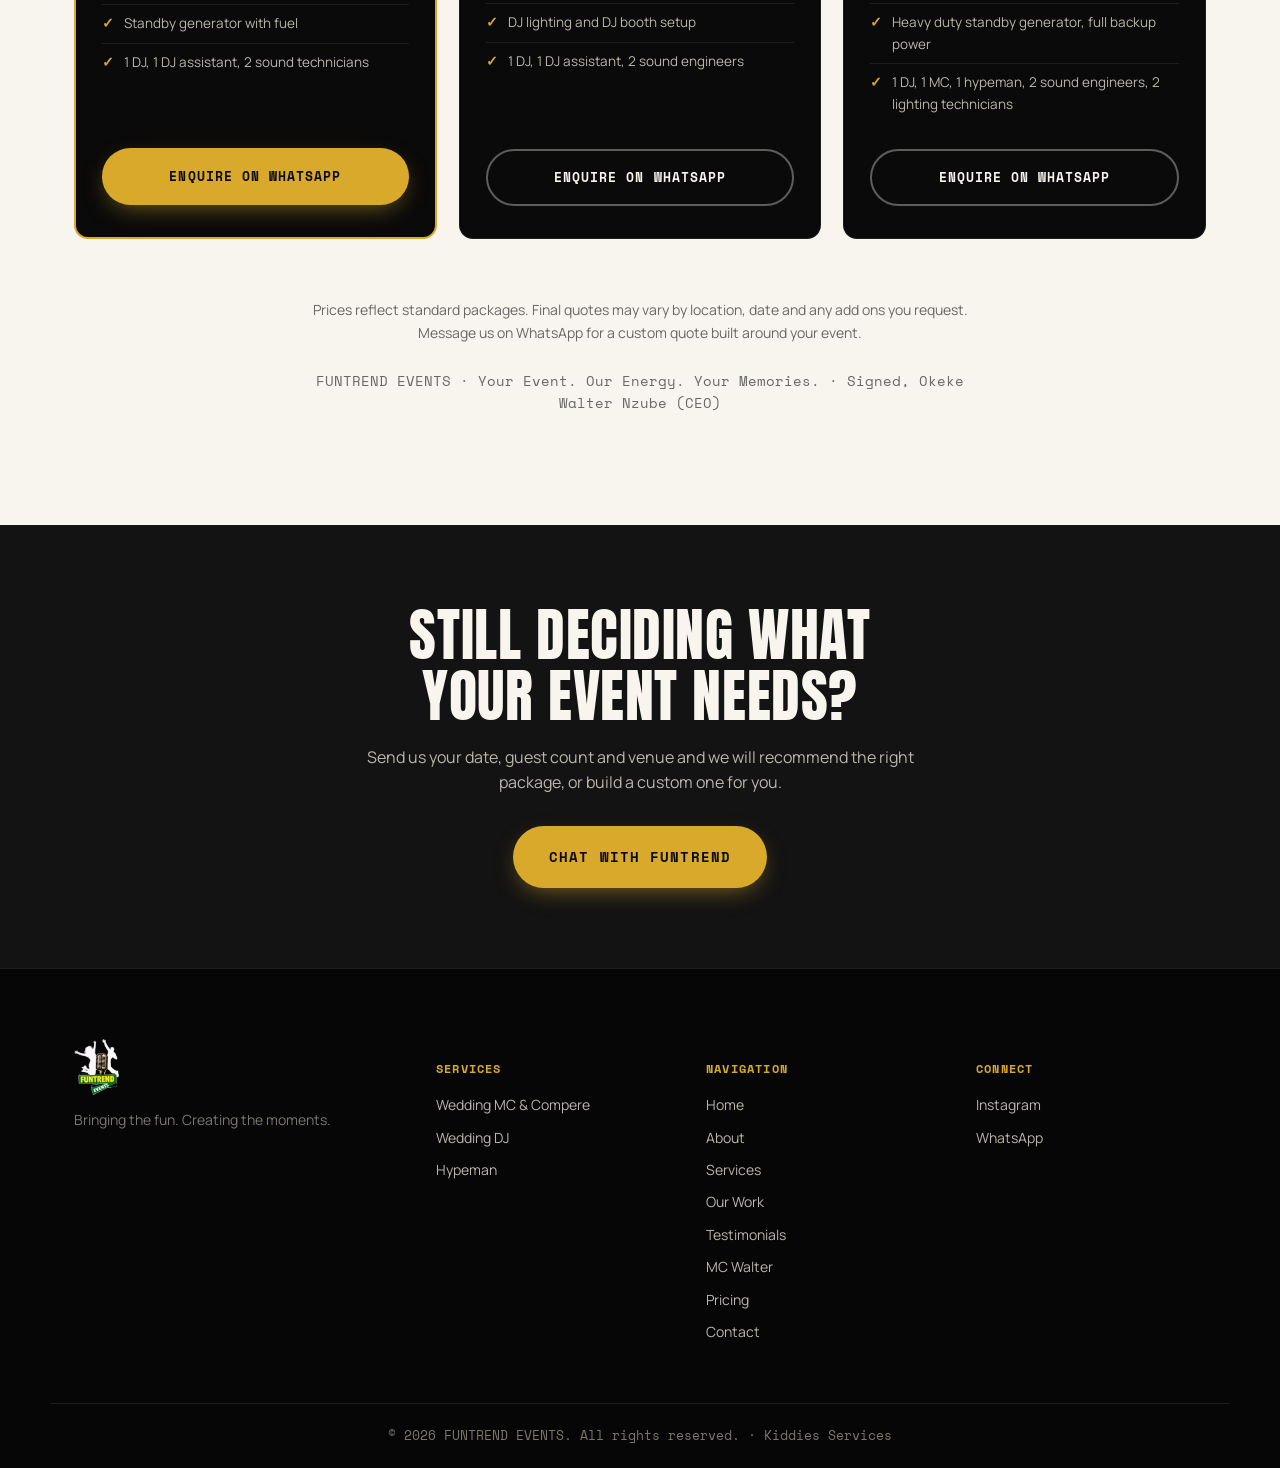
<file: pricing.html>
<!DOCTYPE html>
<html lang="en">
<head>
<meta charset="UTF-8">
<meta name="viewport" content="width=device-width, initial-scale=1.0, viewport-fit=cover">
<title>Pricing | FUNTREND EVENTS Wedding MC &amp; DJ Packages</title>
<meta name="description" content="FUNTREND EVENTS pricing for wedding MC, DJ, hypeman and sound packages in Lagos, Nigeria. Six packages from N400,000 to N2,000,000, each with professional sound, crew and backup power included.">
<meta property="og:title" content="FUNTREND EVENTS Pricing | Wedding MC &amp; DJ Packages">
<meta property="og:description" content="Six professional sound and entertainment packages for weddings and corporate events, led by MC Walter.">
<meta property="og:type" content="website">
<meta property="og:image" content="assets/images/mc_walter_mic.jpg">
<meta name="twitter:card" content="summary_large_image">
<link rel="icon" href="assets/images/logo.png">
<link rel="preconnect" href="https://fonts.googleapis.com">
<link rel="preconnect" href="https://fonts.gstatic.com" crossorigin>
<link href="https://fonts.googleapis.com/css2?family=Anton&family=Manrope:wght@400;500;600;700;800&family=Space+Mono:wght@400;700&display=swap" rel="stylesheet">
<link rel="stylesheet" href="assets/css/site.css">
<style>
/* ===== pricing-page-only styles ===== */
.pricing-hero{
  position:relative; padding:150px 0 70px; text-align:center; overflow:hidden;
  background:linear-gradient(180deg, #0a0a0a 0%, #131313 100%);
}
.pricing-hero-bg{
  position:absolute; inset:0; background-image:url('assets/images/walter_headshot_navy.jpg');
  background-size:cover; background-position:center 15%; opacity:0.16;
}
.pricing-hero-content{ position:relative; z-index:2; max-width:720px; margin:0 auto; padding:0 24px; }
.pricing-hero .eyebrow{ justify-content:center; }

.pricing-section{ background:var(--white); color:var(--black); padding:80px 0 100px; }
.pricing-grid{ display:grid; grid-template-columns:repeat(3, 1fr); gap:22px; margin-top:50px; }
.price-card{
  position:relative; background:var(--black); color:var(--white); border-radius:var(--radius);
  padding:32px 26px; display:flex; flex-direction:column; border:1px solid rgba(255,255,255,0.08);
  transition:transform .3s ease, box-shadow .3s ease;
}
.price-card:hover{ transform:translateY(-6px); box-shadow:0 24px 44px -20px rgba(0,0,0,0.35); }
.price-card--popular{ border:2px solid var(--gold); }
.price-card-badge{
  position:absolute; top:-13px; left:50%; transform:translateX(-50%);
  background:var(--gold); color:var(--black); font-family:var(--mono); font-size:10.5px;
  font-weight:700; letter-spacing:0.08em; text-transform:uppercase; padding:6px 16px; border-radius:100px;
  white-space:nowrap;
}
.price-card-tier{ font-family:var(--mono); font-size:11.5px; letter-spacing:0.1em; text-transform:uppercase; color:var(--gold); margin-bottom:10px; }
.price-card-amount{ font-family:var(--display); font-size:34px; color:var(--white); margin-bottom:4px; line-height:1; }
.price-card-amount .naira{ font-family:var(--body); font-weight:700; }
.price-card-name{ font-size:14.5px; color:var(--off); margin-bottom:22px; }
.price-card-list{ list-style:none; padding:0; margin:0 0 26px; flex:1; }
.price-card-list li{
  font-size:13.5px; color:var(--off); padding:8px 0 8px 22px; position:relative; border-top:1px solid rgba(255,255,255,0.08);
}
.price-card-list li:first-child{ border-top:none; }
.price-card-list li::before{ content:'✓'; position:absolute; left:0; top:8px; color:var(--gold); font-weight:700; }
.price-card .btn{ width:100%; }

.pricing-note{ max-width:720px; margin:60px auto 0; text-align:center; padding:0 24px; }
.pricing-note p{ color:rgba(10,10,10,0.6); font-size:14px; margin-bottom:10px; }
.pricing-signature{ font-family:var(--mono); font-size:12.5px; color:rgba(10,10,10,0.5); margin-top:26px; }

.pricing-cta{
  background:var(--black-soft); padding:80px 0; text-align:center;
}
.pricing-cta h2{ margin-bottom:18px; }
.pricing-cta p{ color:var(--off); max-width:560px; margin:0 auto 30px; }

@media (max-width:980px){
  .pricing-grid{ grid-template-columns:repeat(2, 1fr); }
}
@media (max-width:640px){
  .pricing-grid{ grid-template-columns:1fr; padding:0 20px; }
  .pricing-hero{ padding:120px 0 50px; }
}
</style>
</head>
<body>
<div class="grain"></div>

<!-- ===== NAV ===== -->
<nav class="nav" id="nav">
  <div class="nav-inner">
    <a href="index.html" class="nav-logo">
      <img src="assets/images/logo.png" alt="FUNTREND EVENTS logo">
    </a>
    <div class="nav-links" id="navLinks">
      <a href="index.html">Home</a>
      <a href="index.html#about">About</a>
      <a href="index.html#services">Services</a>
      <a href="index.html#work">Our Work</a>
      <a href="index.html#testimonials">Testimonials</a>
      <a href="index.html#mcwalter">MC Walter</a>
      <a href="pricing.html" class="is-current">Pricing</a>
      <a href="photography.html">Photography</a>
      <a href="kiddies.html">Kiddies</a>
      <a href="index.html#booking">Contact</a>
    </div>
    <div class="nav-cta">
      <a href="https://www.instagram.com/funtrendevents?igsh=MWdvNW51aXhkNHZ6cQ==" target="_blank" rel="noopener" class="nav-icon" aria-label="FUNTREND EVENTS on Instagram">
        <svg viewBox="0 0 24 24" width="19" height="19" fill="none" stroke="currentColor" stroke-width="1.8"><rect x="3" y="3" width="18" height="18" rx="5"/><circle cx="12" cy="12" r="4"/><circle cx="17.2" cy="6.8" r="1"/></svg>
      </a>
      <a href="https://wa.link/k0zn9k" target="_blank" rel="noopener" class="btn btn-wa-small">
        <svg viewBox="0 0 24 24" width="18" height="18" fill="currentColor"><path d="M12.04 2c-5.46 0-9.9 4.44-9.9 9.9 0 1.75.46 3.45 1.32 4.95L2 22l5.25-1.38a9.9 9.9 0 0 0 4.79 1.22h.01c5.46 0 9.9-4.44 9.9-9.9 0-2.64-1.03-5.12-2.9-6.99A9.82 9.82 0 0 0 12.04 2zm5.8 14.1c-.24.68-1.4 1.32-1.93 1.4-.49.08-1.1.11-1.78-.11-.41-.13-.94-.3-1.61-.6-2.84-1.23-4.7-4.1-4.84-4.29-.14-.19-1.16-1.54-1.16-2.94 0-1.4.73-2.08.99-2.37.26-.29.57-.36.76-.36.19 0 .38 0 .55.01.18.01.42-.07.65.5.24.58.81 2 .88 2.14.07.15.12.32.02.51-.09.19-.14.31-.28.48-.14.17-.29.37-.42.5-.14.14-.28.29-.12.57.16.28.71 1.17 1.52 1.9 1.05.94 1.93 1.23 2.21 1.37.28.14.44.12.6-.07.17-.19.72-.84.91-1.13.19-.29.38-.24.64-.14.26.1 1.66.78 1.94.93.28.14.47.21.53.33.07.12.07.68-.17 1.36z"/></svg>
        <span>WhatsApp</span>
      </a>
      <a href="index.html#booking" class="btn btn-primary btn-small">Book Now</a>
    </div>
    <button class="nav-burger" id="navBurger" aria-label="Open menu">
      <span></span><span></span><span></span>
    </button>
  </div>
</nav>

<div class="mobile-menu" id="mobileMenu">
  <a href="index.html">Home</a>
  <a href="index.html#about">About</a>
  <a href="index.html#services">Services</a>
  <a href="index.html#work">Our Work</a>
  <a href="index.html#testimonials">Testimonials</a>
  <a href="index.html#mcwalter">MC Walter</a>
  <a href="pricing.html">Pricing</a>
  <a href="photography.html">Photography</a>
  <a href="kiddies.html">Kiddies</a>
  <a href="index.html#booking">Contact</a>
  <div class="mobile-menu-icons">
    <a href="https://www.instagram.com/funtrendevents?igsh=MWdvNW51aXhkNHZ6cQ==" target="_blank" rel="noopener" aria-label="Instagram">
      <svg viewBox="0 0 24 24" width="24" height="24" fill="none" stroke="currentColor" stroke-width="1.8"><rect x="3" y="3" width="18" height="18" rx="5"/><circle cx="12" cy="12" r="4"/><circle cx="17.2" cy="6.8" r="1"/></svg>
    </a>
  </div>
  <a href="https://wa.link/k0zn9k" target="_blank" rel="noopener" class="btn btn-wa-small" style="margin-top:6px;">Chat on WhatsApp</a>
</div>


<section class="pricing-hero">
  <div class="pricing-hero-bg"></div>
  <div class="pricing-hero-content">
    <p class="eyebrow eyebrow--hero">Transparent Pricing</p>
    <h1 class="h2" style="color:var(--white);">WEDDING &amp; EVENT<br>SOUND PACKAGES</h1>
    <p class="hero-sub" style="margin:0 auto;">Every FUNTREND package includes professional sound, a skilled crew and backup power, so your event runs without interruption. Choose what fits your celebration, or message us for a custom quote.</p>
  </div>
</section>

<section class="pricing-section">
  <div class="container">
    <div class="pricing-grid">

      <div class="price-card">
        <p class="price-card-tier">Essential</p>
        <p class="price-card-amount"><span class="naira">&#8358;</span>400,000</p>
        <p class="price-card-name">Event Package &mdash; Essential Sound Setup</p>
        <ul class="price-card-list">
          <li>1 double subwoofer</li>
          <li>1 single subwoofer</li>
          <li>2 pairs of professional speakers</li>
          <li>Complete sound cabling</li>
          <li>Standby generator, fuel included</li>
          <li>1 professional DJ</li>
          <li>1 DJ assistant</li>
        </ul>
        <a href="https://wa.link/k0zn9k" target="_blank" rel="noopener" class="btn btn-outline">Enquire on WhatsApp</a>
      </div>

      <div class="price-card">
        <p class="price-card-tier">Standard</p>
        <p class="price-card-amount"><span class="naira">&#8358;</span>500,000</p>
        <p class="price-card-name">Premium Sound &amp; Entertainment Setup</p>
        <ul class="price-card-list">
          <li>1 double + 1 single subwoofer</li>
          <li>4 pairs of full range speakers</li>
          <li>DJ monitor / feedback speaker</li>
          <li>Professional digital DJ controller</li>
          <li>Professional DJ, MC and standby hypeman</li>
          <li>Standby generator with fuel</li>
          <li>Transportation to and from venue</li>
          <li>2 DJ assistants</li>
        </ul>
        <a href="https://wa.link/k0zn9k" target="_blank" rel="noopener" class="btn btn-outline">Enquire on WhatsApp</a>
      </div>

      <div class="price-card">
        <p class="price-card-tier">Premium Sound</p>
        <p class="price-card-amount"><span class="naira">&#8358;</span>800,000</p>
        <p class="price-card-name">Professional Line Array Setup</p>
        <ul class="price-card-list">
          <li>4 line array speakers</li>
          <li>4 double subwoofers</li>
          <li>2 monitor speakers</li>
          <li>Professional digital mixer</li>
          <li>Wireless microphones</li>
          <li>Full professional DJ setup</li>
          <li>Full sound management, setup and dismantling</li>
          <li>1 DJ, 1 DJ assistant, 2 sound engineers</li>
        </ul>
        <a href="https://wa.link/k0zn9k" target="_blank" rel="noopener" class="btn btn-outline">Enquire on WhatsApp</a>
      </div>

      <div class="price-card price-card--popular">
        <span class="price-card-badge">Most Popular</span>
        <p class="price-card-tier">Premium Event</p>
        <p class="price-card-amount"><span class="naira">&#8358;</span>1,000,000</p>
        <p class="price-card-name">Professional Line Array Experience</p>
        <ul class="price-card-list">
          <li>6 line array speakers</li>
          <li>4 double subwoofers</li>
          <li>2 monitor speakers</li>
          <li>Professional digital mixer</li>
          <li>2 wireless microphones</li>
          <li>Full professional DJ console and setup</li>
          <li>Standby generator with fuel</li>
          <li>1 DJ, 1 DJ assistant, 2 sound technicians</li>
        </ul>
        <a href="https://wa.link/k0zn9k" target="_blank" rel="noopener" class="btn btn-primary">Enquire on WhatsApp</a>
      </div>

      <div class="price-card">
        <p class="price-card-tier">VIP &mdash; Silver</p>
        <p class="price-card-amount"><span class="naira">&#8358;</span>1,500,000</p>
        <p class="price-card-name">Premium Line Array &amp; Event Production</p>
        <ul class="price-card-list">
          <li>8 line array speakers</li>
          <li>6 double subwoofers</li>
          <li>Premium digital mixer</li>
          <li>Professional DJ console</li>
          <li>Movement to any state in Nigeria</li>
          <li>Full event crew logistics and attire</li>
          <li>DJ lighting and DJ booth setup</li>
          <li>1 DJ, 1 DJ assistant, 2 sound engineers</li>
        </ul>
        <a href="https://wa.link/k0zn9k" target="_blank" rel="noopener" class="btn btn-outline">Enquire on WhatsApp</a>
      </div>

      <div class="price-card">
        <p class="price-card-tier">Grand VIP &mdash; Gold</p>
        <p class="price-card-amount"><span class="naira">&#8358;</span>2,000,000</p>
        <p class="price-card-name">The Complete FUNTREND Events Experience</p>
        <ul class="price-card-list">
          <li>10 line array speakers</li>
          <li>8 double subwoofers</li>
          <li>Premium digital mixing console</li>
          <li>Multiple wireless microphones</li>
          <li>Movement to any state in Nigeria</li>
          <li>Full crew logistics, attire and DJ lighting</li>
          <li>Heavy duty standby generator, full backup power</li>
          <li>1 DJ, 1 MC, 1 hypeman, 2 sound engineers, 2 lighting technicians</li>
        </ul>
        <a href="https://wa.link/k0zn9k" target="_blank" rel="noopener" class="btn btn-outline">Enquire on WhatsApp</a>
      </div>

    </div>

    <div class="pricing-note">
      <p>Prices reflect standard packages. Final quotes may vary by location, date and any add ons you request. Message us on WhatsApp for a custom quote built around your event.</p>
      <p class="pricing-signature">FUNTREND EVENTS &middot; Your Event. Our Energy. Your Memories. &middot; Signed, Okeke Walter Nzube (CEO)</p>
    </div>
  </div>
</section>

<section class="pricing-cta">
  <div class="container">
    <h2 class="h2">STILL DECIDING WHAT<br>YOUR EVENT NEEDS?</h2>
    <p>Send us your date, guest count and venue and we will recommend the right package, or build a custom one for you.</p>
    <a href="https://wa.link/k0zn9k" target="_blank" rel="noopener" class="btn btn-primary btn-large">Chat With FUNTREND</a>
  </div>
</section>

<!-- ===== FOOTER ===== -->
<footer class="footer">
  <div class="footer-top container">
    <div class="footer-brand">
      <img src="assets/images/logo.png" alt="FUNTREND EVENTS">
      <p>Bringing the fun. Creating the moments.</p>
    </div>
    <div class="footer-col">
      <h5>Services</h5>
      <a href="index.html#services">Wedding MC &amp; Compere</a>
      <a href="index.html#services">Wedding DJ</a>
      <a href="index.html#services">Hypeman</a>
    </div>
    <div class="footer-col">
      <h5>Navigation</h5>
      <a href="index.html">Home</a>
      <a href="index.html#about">About</a>
      <a href="index.html#services">Services</a>
      <a href="index.html#work">Our Work</a>
      <a href="index.html#testimonials">Testimonials</a>
      <a href="index.html#mcwalter">MC Walter</a>
      <a href="pricing.html">Pricing</a>
      <a href="index.html#booking">Contact</a>
    </div>
    <div class="footer-col">
      <h5>Connect</h5>
      <a href="https://www.instagram.com/funtrendevents?igsh=MWdvNW51aXhkNHZ6cQ==" target="_blank" rel="noopener">Instagram</a>
      <a href="https://wa.link/k0zn9k" target="_blank" rel="noopener">WhatsApp</a>
    </div>
  </div>
  <div class="footer-bottom container">
    <p>&copy; <span id="year"></span> FUNTREND EVENTS. All rights reserved. &middot; <a href="kiddies.html">Kiddies Services</a></p>
  </div>
</footer>

<a href="https://wa.link/k0zn9k" target="_blank" rel="noopener" class="wa-float" aria-label="Chat with FUNTREND EVENTS on WhatsApp">
  <svg viewBox="0 0 24 24" width="30" height="30" fill="currentColor"><path d="M12.04 2c-5.46 0-9.9 4.44-9.9 9.9 0 1.75.46 3.45 1.32 4.95L2 22l5.25-1.38a9.9 9.9 0 0 0 4.79 1.22h.01c5.46 0 9.9-4.44 9.9-9.9 0-2.64-1.03-5.12-2.9-6.99A9.82 9.82 0 0 0 12.04 2zm5.8 14.1c-.24.68-1.4 1.32-1.93 1.4-.49.08-1.1.11-1.78-.11-.41-.13-.94-.3-1.61-.6-2.84-1.23-4.7-4.1-4.84-4.29-.14-.19-1.16-1.54-1.16-2.94 0-1.4.73-2.08.99-2.37.26-.29.57-.36.76-.36.19 0 .38 0 .55.01.18.01.42-.07.65.5.24.58.81 2 .88 2.14.07.15.12.32.02.51-.09.19-.14.31-.28.48-.14.17-.29.37-.42.5-.14.14-.28.29-.12.57.16.28.71 1.17 1.52 1.9 1.05.94 1.93 1.23 2.21 1.37.28.14.44.12.6-.07.17-.19.72-.84.91-1.13.19-.29.38-.24.64-.14.26.1 1.66.78 1.94.93.28.14.47.21.53.33.07.12.07.68-.17 1.36z"/></svg>
</a>

<div class="sticky-book" id="stickyBook">
  <a href="https://wa.link/k0zn9k" target="_blank" rel="noopener" class="sticky-book-wa" aria-label="WhatsApp">
    <svg viewBox="0 0 24 24" width="22" height="22" fill="currentColor"><path d="M12.04 2c-5.46 0-9.9 4.44-9.9 9.9 0 1.75.46 3.45 1.32 4.95L2 22l5.25-1.38a9.9 9.9 0 0 0 4.79 1.22h.01c5.46 0 9.9-4.44 9.9-9.9 0-2.64-1.03-5.12-2.9-6.99A9.82 9.82 0 0 0 12.04 2zm5.8 14.1c-.24.68-1.4 1.32-1.93 1.4-.49.08-1.1.11-1.78-.11-.41-.13-.94-.3-1.61-.6-2.84-1.23-4.7-4.1-4.84-4.29-.14-.19-1.16-1.54-1.16-2.94 0-1.4.73-2.08.99-2.37.26-.29.57-.36.76-.36.19 0 .38 0 .55.01.18.01.42-.07.65.5.24.58.81 2 .88 2.14.07.15.12.32.02.51-.09.19-.14.31-.28.48-.14.17-.29.37-.42.5-.14.14-.28.29-.12.57.16.28.71 1.17 1.52 1.9 1.05.94 1.93 1.23 2.21 1.37.28.14.44.12.6-.07.17-.19.72-.84.91-1.13.19-.29.38-.24.64-.14.26.1 1.66.78 1.94.93.28.14.47.21.53.33.07.12.07.68-.17 1.36z"/></svg>
  </a>
  <a href="index.html#booking" class="sticky-book-btn">Book Now</a>
</div>


<script src="assets/js/site.js"></script>
</body>
</html>
</file>
<file: assets/css/site.css>
/* ===========================================================
   FUNTREND EVENTS — design tokens
   Palette pulled from the FUNTREND logo:
   black base, brand green banner, bright gold wordmark,
   warm brass accent from the microphone.
=========================================================== */
:root{
  --black: #0a0a0a;
  --black-soft: #131313;
  --black-card: #181818;
  --green: #0c7a31;
  --green-deep: #073d19;
  --green-bright: #14a344;
  --gold: #d9a92c;
  --gold-bright: #f5e017;
  --white: #f7f5ee;
  --off: #b9b6ab;
  --off-dim: #7a776d;
  --line: rgba(247,245,238,0.1);

  --display: 'Anton', 'Arial Narrow', sans-serif;
  --body: 'Manrope', -apple-system, BlinkMacSystemFont, sans-serif;
  --mono: 'Space Mono', monospace;

  --container: 1180px;
  --radius: 14px;
  --radius-sm: 8px;
}

*,*::before,*::after{ box-sizing:border-box; }
html{ scroll-behavior:smooth; }
body{
  margin:0;
  background:var(--black);
  color:var(--white);
  font-family:var(--body);
  font-size:16px;
  line-height:1.6;
  -webkit-font-smoothing:antialiased;
  overflow-x:hidden;
}
img{ max-width:100%; display:block; }
a{ color:inherit; text-decoration:none; }
button{ font-family:inherit; cursor:pointer; }
ul{ margin:0; padding:0; list-style:none; }
h1,h2,h3,h4{ margin:0; font-family:var(--display); font-weight:400; letter-spacing:0.01em; }
p{ margin:0; }

@media (prefers-reduced-motion: reduce){
  *{ animation-duration:0.001ms !important; animation-iteration-count:1 !important; transition-duration:0.001ms !important; scroll-behavior:auto !important; }
}

.container{ max-width:var(--container); margin:0 auto; padding:0 24px; }

.grain{
  position:fixed; inset:0; pointer-events:none; z-index:1;
  opacity:0.05; isolation:isolate;
  background-image:url("data:image/svg+xml,%3Csvg xmlns='http://www.w3.org/2000/svg' width='120' height='120'%3E%3Cfilter id='n'%3E%3CfeTurbulence type='fractalNoise' baseFrequency='0.9' numOctaves='2' stitchTiles='stitch'/%3E%3C/filter%3E%3Crect width='100%25' height='100%25' filter='url(%23n)'/%3E%3C/svg%3E");
}

.eyebrow{
  font-family:var(--mono);
  font-size:12px;
  letter-spacing:0.22em;
  text-transform:uppercase;
  color:var(--gold);
  margin:0 0 14px;
  display:flex; align-items:center; gap:10px;
}
.eyebrow::before{
  content:''; width:22px; height:2px; background:var(--gold); display:inline-block;
}
.eyebrow--hero{ color:var(--gold-bright); justify-content:center; }
.eyebrow--hero::before{ background:var(--gold-bright); }

.h2{
  font-size:clamp(34px, 6vw, 58px);
  line-height:1.05;
  margin-bottom:18px;
  text-transform:uppercase;
}
.h3{
  font-size:clamp(24px, 3.6vw, 32px);
  line-height:1.15;
  margin-bottom:16px;
  text-transform:uppercase;
}
.lead{
  font-size:clamp(16px, 2vw, 19px);
  color:var(--off);
  max-width:640px;
  margin-bottom:8px;
}

/* ===== buttons ===== */
.btn{
  display:inline-flex; align-items:center; justify-content:center; gap:8px;
  font-family:var(--mono); font-weight:700; font-size:13px; letter-spacing:0.08em; text-transform:uppercase;
  padding:16px 28px; border-radius:100px; border:2px solid transparent;
  transition:transform 0.25s ease, box-shadow 0.25s ease, background 0.25s ease, border-color .25s ease, color .25s ease;
  white-space:nowrap;
}
.btn-primary{ background:var(--gold); color:var(--black); box-shadow:0 8px 24px -8px rgba(217,169,44,0.6); }
.btn-primary:hover{ transform:translateY(-2px); box-shadow:0 12px 28px -8px rgba(217,169,44,0.75); background:var(--gold-bright); }
.btn-outline{ border-color:rgba(247,245,238,0.35); color:var(--white); }
.btn-outline:hover{ border-color:var(--gold); color:var(--gold); transform:translateY(-2px); }
.btn-large{ padding:18px 34px; font-size:14px; }
.btn-small{ padding:11px 18px; font-size:11.5px; }
.btn-full{ width:100%; }
.btn-wa-small{ background:var(--green); color:var(--white); padding:11px 18px; font-size:11.5px; }
.btn-wa-small:hover{ background:var(--green-bright); transform:translateY(-2px); }

.link-arrow{
  display:inline-flex; align-items:center; gap:8px;
  font-family:var(--mono); font-size:12.5px; letter-spacing:0.06em; text-transform:uppercase;
  color:var(--gold); border-bottom:1px solid rgba(217,169,44,0.4); padding-bottom:3px;
  transition:gap .25s ease, color .25s ease;
}
.link-arrow::after{ content:'\2192'; transition:transform .25s ease; }
.link-arrow:hover{ gap:12px; }
.link-arrow--light{ color:var(--white); border-color:rgba(247,245,238,0.5); }

/* ===== equalizer signature motif ===== */
.eq-row{ display:flex; align-items:flex-end; gap:5px; justify-content:center; }
.eq-row span{
  width:4px; height:26px; background:var(--gold);
  border-radius:2px; transform-origin:bottom;
  animation:eqPulse 1.1s ease-in-out infinite;
  will-change:transform;
}
.eq-row--hero{ position:relative; z-index:3; padding-top:120px; height:26px; opacity:0.85; }
.eq-row span:nth-child(odd){ animation-duration:0.9s; }
.eq-row span:nth-child(3n){ animation-duration:1.3s; animation-delay:.15s; }
.eq-row span:nth-child(4n){ animation-duration:0.75s; animation-delay:.3s; }
@keyframes eqPulse{
  0%,100%{ transform:scaleY(0.23); }
  50%{ transform:scaleY(1); }
}
.eq-divider{ height:22px; margin:0 auto 0; }

/* ===== nav ===== */
.nav{
  position:fixed; top:0; left:0; right:0; z-index:100;
  background:transparent;
  transition:background .35s ease, box-shadow .35s ease, padding .35s ease;
  padding:18px 0;
}
.nav.is-scrolled{ background:rgba(10,10,10,0.88); backdrop-filter:blur(10px); box-shadow:0 8px 24px -12px rgba(0,0,0,0.6); padding:10px 0; }
.nav-inner{
  max-width:var(--container); margin:0 auto; padding:0 24px;
  display:flex; align-items:center; justify-content:space-between; gap:20px;
}
.nav-logo img{ height:48px; width:auto; transition:height .3s ease; }
.nav.is-scrolled .nav-logo img{ height:38px; }
.nav-links{ display:flex; gap:18px; }
.nav-links a{
  font-family:var(--mono); font-size:11.5px; letter-spacing:0.05em; text-transform:uppercase;
  color:var(--off); transition:color .2s ease; position:relative; white-space:nowrap;
}
.nav-links a:hover{ color:var(--gold-bright); }
.nav-cta{ display:flex; align-items:center; gap:12px; }
.nav-icon{
  display:flex; align-items:center; justify-content:center; width:38px; height:38px;
  border-radius:50%; border:1px solid rgba(247,245,238,0.25); color:var(--off);
  transition:all .25s ease;
}
.nav-icon:hover{ color:var(--gold-bright); border-color:var(--gold); transform:translateY(-2px); }
.mobile-menu-icons{ display:flex; gap:16px; margin-top:6px; }
.mobile-menu-icons a{ color:var(--off); transition:color .2s ease; }
.mobile-menu-icons a:hover{ color:var(--gold-bright); }
.nav-burger{ display:none; flex-direction:column; gap:5px; background:none; border:none; padding:6px; z-index:101; }
.nav-burger span{ width:24px; height:2px; background:var(--white); border-radius:2px; transition:transform .3s ease, opacity .3s ease; }
.mobile-menu{
  position:fixed; inset:0; background:#060606; z-index:99; isolation:isolate;
  display:flex; flex-direction:column; align-items:center; justify-content:center; gap:22px;
  opacity:0; pointer-events:none; transition:opacity .3s ease;
}
.mobile-menu.is-open{ opacity:1; pointer-events:auto; }
.mobile-menu a{ font-family:var(--display); font-size:26px; text-transform:uppercase; color:var(--white); }
.mobile-menu a:hover{ color:var(--gold); }

/* ===== hero ===== */
.hero{
  position:relative; min-height:100svh; display:flex; flex-direction:column; align-items:center; justify-content:center;
  overflow:hidden; text-align:center; padding:120px 20px 60px;
}
.hero-bg{
  position:absolute; inset:0; background-size:cover; background-position:40% 20%;
  background-color:#0a0a0a; transform:scale(1.08); animation:heroZoom 18s ease-in-out infinite alternate;
  will-change:transform;
}
@keyframes heroZoom{ from{ transform:scale(1.08);} to{ transform:scale(1);} }
.hero-overlay{
  position:absolute; inset:0;
  background:
    linear-gradient(180deg, rgba(6,6,6,0.72) 0%, rgba(6,6,6,0.55) 28%, rgba(6,6,6,0.88) 78%, #0a0a0a 100%),
    linear-gradient(90deg, rgba(6,6,6,0.55), rgba(6,6,6,0.25) 40%, rgba(6,6,6,0.25) 60%, rgba(6,6,6,0.55));
}
.hero-content{ position:relative; z-index:3; max-width:820px; }
.hero-logo{ width:150px; margin:0 auto 14px; filter:drop-shadow(0 10px 30px rgba(0,0,0,0.5)); }
.hero-title{
  font-size:clamp(40px, 8.6vw, 96px);
  line-height:0.98;
  color:var(--white);
  margin:6px 0 22px;
  text-shadow:0 12px 40px rgba(0,0,0,0.5);
}
.hero-title br{ display:block; }
.hero-sub{
  font-size:clamp(16px, 2.1vw, 19px);
  color:var(--off);
  max-width:600px; margin:0 auto 30px;
}
.hero-ctas{ display:flex; gap:16px; justify-content:center; flex-wrap:wrap; margin-bottom:22px; }
.hero-tag{ font-family:var(--mono); font-size:12.5px; letter-spacing:0.08em; text-transform:uppercase; color:var(--gold-bright); }
.scroll-cue{
  position:absolute; bottom:26px; left:50%; transform:translateX(-50%); z-index:3;
}
.scroll-cue span{
  display:block; width:26px; height:42px; border:2px solid rgba(247,245,238,0.4); border-radius:20px; position:relative;
}
.scroll-cue span::before{
  content:''; position:absolute; top:6px; left:50%; width:4px; height:8px; background:var(--gold);
  border-radius:2px; transform:translateX(-50%); animation:scrollDown 1.6s ease infinite;
}
@keyframes scrollDown{ 0%{ opacity:1; top:6px;} 70%{ opacity:0; top:22px;} 100%{ opacity:0; top:6px;} }

/* ===== generic section ===== */
.section{ padding:96px 0; position:relative; }
.section--dark{ background:var(--black-soft); }
.section--dark + .section--dark{ padding-top:0; }

/* ===== about / mc intro ===== */
.mc-intro{
  max-width:var(--container); margin:70px auto 0; padding:0 24px;
  display:grid; grid-template-columns:0.85fr 1.15fr; gap:60px; align-items:center;
}
.mc-intro-media{ position:relative; }
.mc-intro-media img{ border-radius:var(--radius); width:100%; aspect-ratio:4/5; object-fit:cover; object-position:center 12%; }
.mc-intro-frame{
  position:absolute; top:18px; left:18px; right:-18px; bottom:-18px;
  border:2px solid var(--gold); border-radius:var(--radius); z-index:-1;
}
.mc-intro-copy p{ color:var(--off); margin-bottom:16px; }
.mc-intro-copy p:last-of-type{ margin-bottom:24px; }

/* ===== services ===== */
.section--services{ background:linear-gradient(180deg, var(--black) 0%, var(--black-soft) 100%); }
.services-grid{
  display:grid; grid-template-columns:repeat(3, 1fr); gap:22px; margin-top:56px;
}
.service-card{
  position:relative; border-radius:var(--radius); overflow:hidden; min-height:340px;
  display:flex; align-items:flex-end;
  background-size:cover; background-position:center;
  border:1px solid var(--line);
  transition:transform .35s ease, box-shadow .35s ease;
}
.service-card:hover{ transform:translateY(-6px); box-shadow:0 20px 40px -18px rgba(0,0,0,0.7); }
.service-card-shade{
  position:absolute; inset:0;
  background:linear-gradient(180deg, rgba(10,10,10,0.15) 0%, rgba(10,10,10,0.55) 55%, rgba(10,10,10,0.94) 100%);
}
.service-card-body{ position:relative; z-index:2; padding:28px; }
.service-card--placeholder{ background:var(--black-card); align-items:flex-start; }
.service-card--placeholder .service-card-body{ padding:32px 28px; }
.service-icon{ font-size:30px; display:block; margin-bottom:14px; }
.service-card h3{ font-size:22px; text-transform:uppercase; margin-bottom:10px; color:var(--white); }
.service-card p{ color:var(--off); font-size:14.5px; margin-bottom:18px; max-width:280px; }

/* ===== experience ===== */
.section--experience{ text-align:center; }
.section--experience .container > .eyebrow{ justify-content:center; }
.section--experience .lead{ margin:0 auto 50px; }
.journey{
  display:flex; justify-content:center; align-items:center; flex-wrap:wrap; gap:0; margin-bottom:70px;
}
.journey-step{
  font-family:var(--mono); font-size:12px; letter-spacing:0.12em; text-transform:uppercase;
  color:var(--gold-bright); padding:10px 22px; border:1px solid rgba(217,169,44,0.35); border-radius:100px;
}
.journey-step:not(:last-child)::after{
  content:'\2192'; color:var(--off-dim); margin-left:22px; font-family:var(--body);
}
.experience-wheel{
  position:relative; width:min(600px, 92vw); aspect-ratio:1/1; margin:0 auto;
  --radius:255px;
}
.wheel-center{
  position:absolute; top:50%; left:50%; transform:translate(-50%,-50%);
  width:34%; aspect-ratio:1/1; border-radius:50%; overflow:hidden;
  border:3px solid var(--gold); box-shadow:0 0 0 10px rgba(217,169,44,0.08);
  z-index:2;
}
.wheel-center img{ width:100%; height:100%; object-fit:cover; }
.wheel-orbit{
  position:absolute; inset:0;
  animation:orbitSpin 26s linear infinite;
}
.experience-wheel:hover .wheel-orbit,
.experience-wheel:hover .wheel-item-inner{ animation-play-state:paused; }
.wheel-item{
  position:absolute; top:50%; left:50%; width:100px; height:100px; margin:-50px;
  transform:rotate(var(--angle)) translate(var(--radius)) rotate(calc(-1 * var(--angle)));
  display:flex; align-items:center; justify-content:center;
}
.wheel-item-inner{
  display:flex; flex-direction:column; align-items:center; gap:6px;
  font-family:var(--mono); font-size:12px; letter-spacing:0.05em; text-transform:uppercase; color:var(--white);
  width:100px; text-align:center;
  animation:orbitSpinReverse 26s linear infinite;
}
.wheel-item-inner span{ font-size:26px; }
@keyframes orbitSpin{ from{ transform:rotate(0deg); } to{ transform:rotate(360deg); } }
@keyframes orbitSpinReverse{ from{ transform:rotate(0deg); } to{ transform:rotate(-360deg); } }
.wheel-caption{ margin-top:40px; color:var(--off); font-size:14.5px; }

/* ===== event types ===== */
.section--light{ background:var(--white); color:var(--black); }
.eyebrow--dark{ color:var(--green); }
.eyebrow--dark::before{ background:var(--green); }
.h2--dark{ color:var(--black); }
.types-grid{
  display:grid; grid-template-columns:repeat(3, 1fr); gap:18px; margin-top:50px;
}
.type-card{
  background:var(--black-card); border:1px solid var(--line); border-radius:var(--radius);
  padding:32px 26px; transition:transform .3s ease, border-color .3s ease;
}
.type-card:hover{ transform:translateY(-5px); border-color:var(--gold); }
.type-icon{ font-size:30px; display:block; margin-bottom:14px; }
.type-card h4{ font-size:19px; text-transform:uppercase; margin-bottom:8px; }
.type-card p{ color:var(--off); font-size:14px; }
.type-card--black{
  background:var(--black); border-color:var(--black);
}
.type-card--black h4{ color:var(--white); }
.type-card--black:hover{ border-color:var(--gold); box-shadow:0 14px 30px -16px rgba(0,0,0,0.35); }
.types-more{ text-align:center; margin-top:36px; }
.types-more p{ font-family:var(--mono); font-size:13px; color:rgba(10,10,10,0.62); }
.types-more a{ color:var(--green); text-decoration:underline; }

/* ===== our work ===== */
.work-block{ margin-top:56px; }
.work-block:first-of-type{ margin-top:50px; }
.work-block-head{ display:flex; align-items:baseline; justify-content:space-between; gap:20px; margin-bottom:20px; flex-wrap:wrap; }
.work-block-head h3{ font-size:22px; text-transform:uppercase; color:var(--gold-bright); }
.work-block-head p{ color:var(--off-dim); font-size:14px; }
.work-strip{ display:grid; grid-auto-flow:column; grid-auto-columns:minmax(260px, 1fr); gap:16px; overflow-x:auto; padding-bottom:6px; scroll-snap-type:x mandatory; }
.work-strip img{ width:100%; height:340px; object-fit:cover; border-radius:var(--radius); scroll-snap-align:start; }
.work-strip::-webkit-scrollbar{ height:6px; }
.work-strip::-webkit-scrollbar-thumb{ background:var(--line); border-radius:10px; }

/* ===== gallery ===== */
.filter-bar{ display:flex; gap:10px; flex-wrap:wrap; margin:44px auto 36px; }
.filter-chip{
  background:transparent; border:1px solid var(--line); color:var(--off);
  font-family:var(--mono); font-size:12px; letter-spacing:0.05em; text-transform:uppercase;
  padding:10px 18px; border-radius:100px; transition:all .25s ease;
}
.filter-chip:hover{ border-color:var(--gold); color:var(--gold); }
.filter-chip.is-active{ background:var(--gold); border-color:var(--gold); color:var(--black); font-weight:700; }

.masonry{ columns:3 220px; column-gap:16px; }
.masonry-item{
  position:relative; break-inside:avoid; margin-bottom:16px; border-radius:var(--radius); overflow:hidden;
  cursor:pointer; opacity:1; transform:scale(1); transition:opacity .3s ease, transform .3s ease;
}
.masonry-item.is-hidden{ display:none; }
.masonry-item img{ width:100%; display:block; transition:transform .5s ease; }
.masonry-item:hover img{ transform:scale(1.06); }
.masonry-tag{
  position:absolute; bottom:12px; left:12px; background:rgba(10,10,10,0.75); backdrop-filter:blur(4px);
  font-family:var(--mono); font-size:10.5px; letter-spacing:0.08em; text-transform:uppercase; color:var(--gold-bright);
  padding:6px 12px; border-radius:100px;
}

.lightbox{
  position:fixed; inset:0; background:rgba(6,6,6,0.96); z-index:200;
  display:flex; align-items:center; justify-content:center; padding:40px;
  opacity:0; pointer-events:none; transition:opacity .3s ease;
}
.lightbox.is-open{ opacity:1; pointer-events:auto; }
.lightbox img{ max-width:100%; max-height:88vh; border-radius:8px; }
.lightbox-close{
  position:absolute; top:24px; right:28px; background:none; border:none; color:var(--white);
  font-size:36px; line-height:1; opacity:0.8;
}
.lightbox-close:hover{ opacity:1; color:var(--gold); }

/* ===== empty state for gallery filters with no photos yet ===== */
.masonry-empty{
  display:none; text-align:center; padding:60px 20px; color:var(--off-dim);
  font-family:var(--mono); font-size:13px; letter-spacing:0.04em;
}
.masonry-empty.is-visible{ display:block; }

/* ===== reels ===== */
.section--reels .container > .eyebrow{ justify-content:flex-start; }
.reels-row{
  display:flex; gap:18px; overflow-x:auto; padding:8px 24px 20px; margin-top:44px; scroll-snap-type:x mandatory;
}
.reels-row.container{ max-width:100%; padding-left:calc((100vw - var(--container)) / 2 + 24px); padding-right:24px; }
.reel-card{
  flex:0 0 auto; width:220px; aspect-ratio:9/16; border-radius:var(--radius); overflow:hidden;
  border:1px solid var(--line); scroll-snap-align:start; background:#000;
  box-shadow:0 20px 40px -20px rgba(0,0,0,0.8);
}
.reel-card video{ width:100%; height:100%; object-fit:cover; }
.reels-cta{ text-align:center; margin-top:50px; }
.reels-cta p{
  font-family:var(--mono); font-size:13px; letter-spacing:0.1em; text-transform:uppercase; color:var(--off);
  margin-bottom:18px;
}

/* ===== why choose ===== */
.why-grid{ display:grid; grid-template-columns:repeat(3, 1fr); gap:24px; margin-top:50px; }
.why-card{ padding:8px 0; border-top:1px solid var(--line); padding-top:22px; }
.why-num{ font-family:var(--mono); color:var(--gold); font-size:13px; letter-spacing:0.1em; }
.why-card h4{ font-size:18px; text-transform:uppercase; margin:14px 0 10px; }
.why-card p{ color:var(--off); font-size:14.5px; }

/* ===== mc walter dedicated ===== */
.section--mcwalter{
  padding:0; display:grid; grid-template-columns:1fr 1fr; align-items:stretch; min-height:640px;
}
.mcwalter-media{ position:relative; min-height:420px; }
.mcwalter-media img{ width:100%; height:100%; object-fit:cover; object-position:75% 30%; position:absolute; inset:0; }
.mcwalter-content{
  padding:90px 60px; display:flex; flex-direction:column; justify-content:center;
  background:radial-gradient(circle at 0% 0%, rgba(217,169,44,0.06), transparent 60%);
}
.mcwalter-name{ font-family:var(--display); font-size:30px; text-transform:uppercase; color:var(--gold-bright); margin:6px 0 4px; }
.mcwalter-legal{ font-family:var(--mono); font-size:11.5px; letter-spacing:0.05em; color:var(--off-dim); margin-bottom:10px; }
.mcwalter-title{ font-family:var(--mono); font-size:12px; letter-spacing:0.1em; text-transform:uppercase; color:var(--off-dim); margin-bottom:26px; }
.mcwalter-content p{ color:var(--off); margin-bottom:16px; max-width:520px; }
.mcwalter-content .btn{ margin-top:10px; align-self:flex-start; }

/* ===== testimonials ===== */
.proof-grid{ columns:3 260px; column-gap:16px; margin-top:50px; }
.proof-card{
  break-inside:avoid; margin-bottom:16px; border-radius:var(--radius); overflow:hidden;
  border:1px solid var(--line); background:var(--black-card); transition:transform .3s ease;
}
.proof-card:hover{ transform:translateY(-4px); }
.proof-card img{ width:100%; display:block; }
.proof-videos{ margin-top:10px; }

/* ===== booking ===== */
.section--booking{ background:radial-gradient(circle at 100% 0%, rgba(12,122,49,0.12), transparent 55%), var(--black-soft); }
.booking-wrap{ display:grid; grid-template-columns:1.5fr 1fr; gap:40px; margin-top:50px; align-items:start; }
.booking-form{ background:var(--black-card); border:1px solid var(--line); border-radius:var(--radius); padding:36px; }
.form-row{ display:grid; grid-template-columns:1fr 1fr; gap:18px; }
.form-group{ margin-bottom:20px; }
.form-group label{ display:block; font-family:var(--mono); font-size:11.5px; letter-spacing:0.06em; text-transform:uppercase; color:var(--off); margin-bottom:8px; }
.form-group input, .form-group textarea{
  width:100%; background:var(--black-soft); border:1px solid var(--line); border-radius:var(--radius-sm);
  padding:13px 14px; color:var(--white); font-family:var(--body); font-size:14.5px; transition:border-color .2s ease;
}
.form-group input:focus, .form-group textarea:focus{ outline:none; border-color:var(--gold); }
.checkbox-grid{ display:flex; flex-wrap:wrap; gap:10px; }
.checkbox-pill{ position:relative; }
.checkbox-pill input{ position:absolute; opacity:0; }
.checkbox-pill span{
  display:inline-block; padding:10px 16px; border:1px solid var(--line); border-radius:100px;
  font-size:13px; color:var(--off); transition:all .2s ease; cursor:pointer;
}
.checkbox-pill input:checked + span{ background:var(--gold); border-color:var(--gold); color:var(--black); font-weight:700; }
.checkbox-pill input:focus-visible + span{ outline:2px solid var(--gold); outline-offset:2px; }
.form-note{ text-align:center; margin-top:16px; font-size:13px; color:var(--off-dim); }
.form-note a{ color:var(--gold); text-decoration:underline; }

.booking-side{ display:flex; flex-direction:column; gap:20px; }
.wa-card{
  background:var(--green); border-radius:var(--radius); padding:28px; display:flex; flex-direction:column; align-items:flex-start; gap:8px;
  transition:transform .25s ease;
}
.wa-card:hover{ transform:translateY(-4px); }
.wa-card-title{ font-family:var(--display); font-size:20px; text-transform:uppercase; margin-top:6px; }
.wa-card-sub{ font-size:13.5px; color:rgba(247,245,238,0.85); }
.booking-note-card{ background:var(--black-card); border:1px solid var(--line); border-radius:var(--radius); padding:26px; }
.booking-note-card p:last-child{ color:var(--off); font-size:14px; margin-top:6px; }

/* ===== social ===== */
.section--social{ text-align:center; }
.section--social .eyebrow{ justify-content:center; }
.social-grid{ display:grid; grid-template-columns:repeat(6, 1fr); gap:10px; margin:44px auto 36px; }
.social-grid img{ aspect-ratio:1/1; object-fit:cover; border-radius:8px; transition:transform .3s ease, opacity .3s ease; }
.social-grid img:hover{ transform:scale(1.05); opacity:0.85; }

/* ===== footer ===== */
.footer{ background:#060606; padding:70px 0 0; border-top:1px solid var(--line); }
.footer-top{ display:grid; grid-template-columns:1.4fr 1fr 1fr 1fr; gap:40px; padding-bottom:50px; }
.footer-brand img{ height:56px; margin-bottom:14px; }
.footer-brand p{ color:var(--off-dim); font-size:14px; }
.footer-col h5{ font-family:var(--mono); font-size:12px; letter-spacing:0.1em; text-transform:uppercase; color:var(--gold); margin-bottom:16px; }
.footer-col a{ display:block; color:var(--off); font-size:14px; margin-bottom:10px; transition:color .2s ease; }
.footer-col a:hover{ color:var(--gold-bright); }
.footer-bottom{ border-top:1px solid var(--line); padding:22px 24px; text-align:center; }
.footer-bottom p{ color:var(--off-dim); font-size:12.5px; font-family:var(--mono); }

/* ===== floating whatsapp + sticky book bar ===== */
.wa-float{
  position:fixed; bottom:26px; right:26px; z-index:90;
  width:58px; height:58px; border-radius:50%; background:var(--green);
  display:flex; align-items:center; justify-content:center; color:var(--white);
  box-shadow:0 12px 30px -8px rgba(12,122,49,0.7);
  animation:waPulse 2.6s ease infinite;
}
.wa-float:hover{ background:var(--green-bright); }
@keyframes waPulse{
  0%,100%{ box-shadow:0 12px 30px -8px rgba(12,122,49,0.7); }
  50%{ box-shadow:0 12px 34px -6px rgba(12,122,49,0.95), 0 0 0 8px rgba(12,122,49,0.12); }
}
.sticky-book{ display:none; }

/* =============== RESPONSIVE =============== */
@media (max-width:980px){
  .nav-links, .nav-cta{ display:none; }
  .nav-burger{ display:flex; }
  .mc-intro{ grid-template-columns:1fr; gap:40px; }
  .mc-intro-media img{ aspect-ratio:3/4; object-position:center 8%; }
  .mc-intro-frame{ display:none; }
  .services-grid{ grid-template-columns:repeat(2, 1fr); }
  .types-grid{ grid-template-columns:repeat(2, 1fr); }
  .why-grid{ grid-template-columns:1fr 1fr; }
  .testimonial-grid{ grid-template-columns:1fr; }
  .booking-wrap{ grid-template-columns:1fr; }
  .section--mcwalter{ grid-template-columns:1fr; }
  .mcwalter-media{ min-height:340px; }
  .mcwalter-content{ padding:56px 28px; }
  .social-grid{ grid-template-columns:repeat(3, 1fr); }
  .footer-top{ grid-template-columns:1fr 1fr; }
  .experience-wheel{ --radius:190px; }
}

@media (max-width:640px){
  .section{ padding:66px 0; }
  .container{ padding:0 20px; }
  .services-grid, .types-grid, .why-grid{ grid-template-columns:1fr; padding:0 20px; }
  .masonry{ columns:2 160px; }
  .journey-step{ font-size:11px; padding:9px 16px; }
  .journey-step:not(:last-child)::after{ margin-left:14px; }
  .work-strip img{ height:260px; }
  .booking-form{ padding:24px; }
  .form-row{ grid-template-columns:1fr; }
  .footer-top{ grid-template-columns:1fr; text-align:left; }
  .social-grid{ grid-template-columns:repeat(3, 1fr); }
  .hero{ padding-top:110px; }
  .eq-row--hero{ padding-top:90px; }

  .sticky-book{
    display:flex; position:fixed; bottom:0; left:0; right:0; z-index:95;
    background:rgba(10,10,10,0.95); backdrop-filter:blur(10px); border-top:1px solid var(--line);
    padding:12px 16px; gap:10px; padding-bottom:calc(12px + env(safe-area-inset-bottom));
  }
  .sticky-book-wa{
    width:46px; height:46px; flex:0 0 auto; background:var(--green); border-radius:50%;
    display:flex; align-items:center; justify-content:center; color:var(--white);
  }
  .sticky-book-btn{
    flex:1; background:var(--gold); color:var(--black); font-family:var(--mono); font-weight:700;
    font-size:13px; letter-spacing:0.06em; text-transform:uppercase; border-radius:100px;
    display:flex; align-items:center; justify-content:center;
  }
  .wa-float{ bottom:82px; width:52px; height:52px; }
  body{ padding-bottom:76px; }
  .experience-wheel{ --radius:130px; }
  .wheel-item{ width:80px; height:80px; margin:-40px; }
  .wheel-item-inner{ width:80px; font-size:10px; }
  .wheel-item-inner span{ font-size:20px; }
}
</file>
